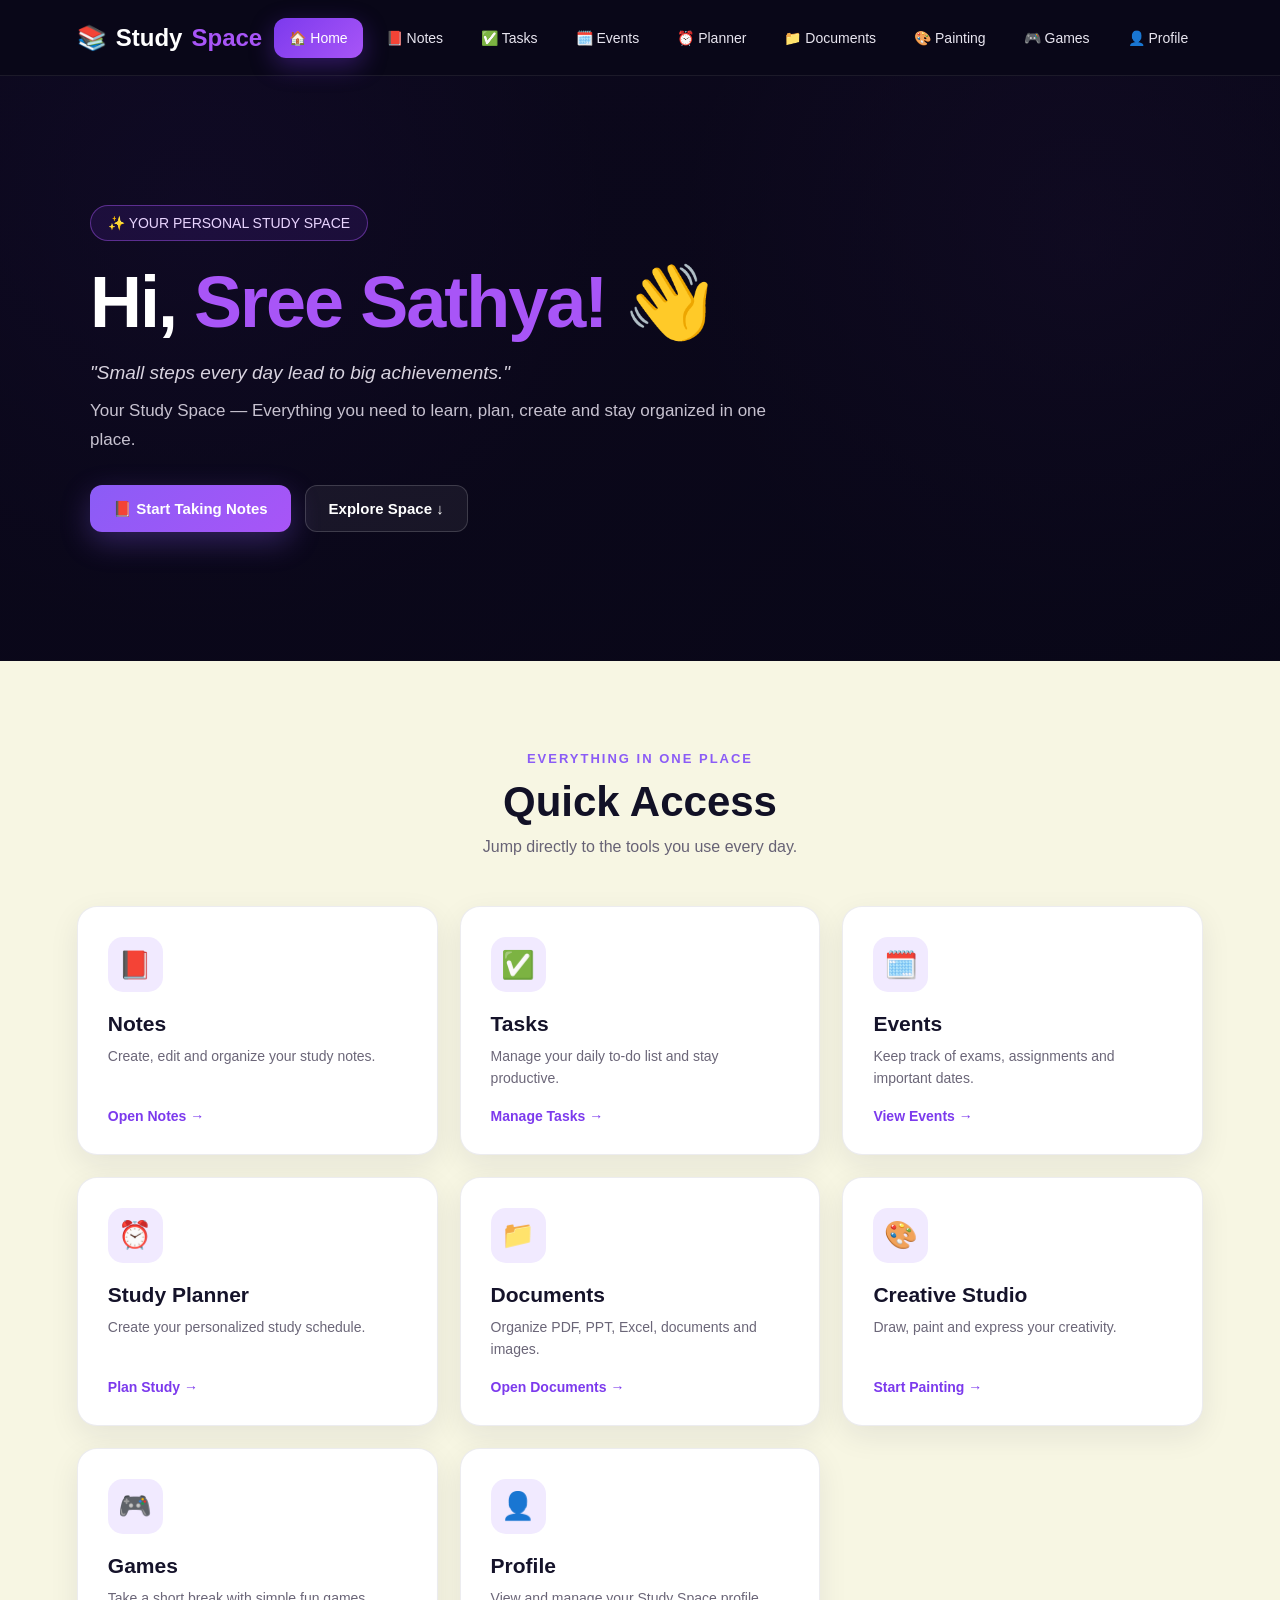
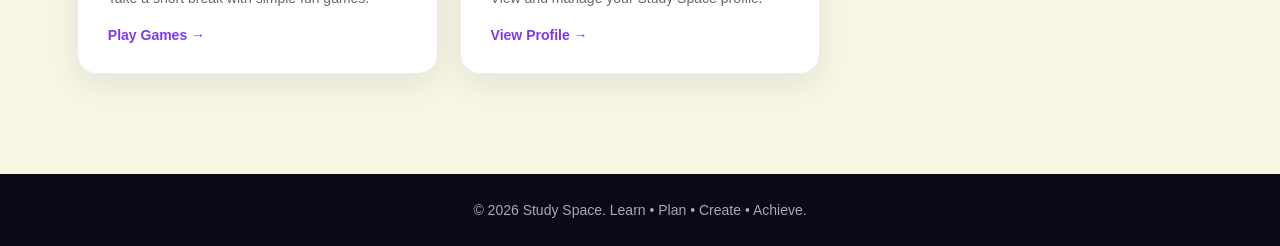
<file: index.html>
<!DOCTYPE html>
<html lang="en">
<head>
    <meta charset="UTF-8">
    <meta name="viewport" content="width=device-width, initial-scale=1.0">

    <title>Study Space</title>

    <style>
        * {
            margin: 0;
            padding: 0;
            box-sizing: border-box;
        }

        html {
            scroll-behavior: smooth;
        }

        body {
            font-family: Arial, Helvetica, sans-serif;
            background: #0b0918;
            color: white;
            min-height: 100vh;
        }

        /* =========================
           NAVBAR
        ========================= */

        .navbar {
            width: 100%;
            height: 76px;
            background: rgba(10, 8, 24, 0.96);
            display: flex;
            align-items: center;
            justify-content: space-between;
            padding: 0 6%;
            position: sticky;
            top: 0;
            z-index: 1000;
            border-bottom: 1px solid rgba(255,255,255,0.08);
        }

        .logo {
            display: flex;
            align-items: center;
            gap: 9px;
            font-size: 24px;
            font-weight: 800;
            color: white;
            text-decoration: none;
            white-space: nowrap;
        }

        .logo-icon {
            font-size: 24px;
        }

        .logo span {
            color: #a855f7;
        }

        .nav-links {
            display: flex;
            align-items: center;
            gap: 8px;
            list-style: none;
        }

        .nav-links a {
            text-decoration: none;
            color: #e8e5f0;
            font-size: 14px;
            font-weight: 500;
            padding: 12px 15px;
            border-radius: 12px;
            transition: 0.3s ease;
        }

        .nav-links a:hover {
            background: rgba(168, 85, 247, 0.18);
            color: white;
        }

        .nav-links a.active {
            background: linear-gradient(
                135deg,
                #7c3aed,
                #a855f7
            );
            color: white;
            box-shadow: 0 8px 25px rgba(124,58,237,0.35);
        }


        /* =========================
           HERO
        ========================= */

        .hero {
            min-height: 585px;
            display: flex;
            align-items: center;
            justify-content: center;
            position: relative;
            overflow: hidden;

            background:
                radial-gradient(
                    circle at 15% 25%,
                    rgba(124, 58, 237, 0.20),
                    transparent 35%
                ),
                radial-gradient(
                    circle at 85% 30%,
                    rgba(168, 85, 247, 0.16),
                    transparent 35%
                ),
                linear-gradient(
                    135deg,
                    #100b25,
                    #120b24 45%,
                    #080817
                );
        }

        .hero::before {
            content: "";
            position: absolute;
            inset: 0;

            background:
                linear-gradient(
                    rgba(9, 7, 24, 0.75),
                    rgba(9, 7, 24, 0.88)
                );

            pointer-events: none;
        }

        .hero-content {
            width: min(1100px, 90%);
            position: relative;
            z-index: 2;
            text-align: left;
            padding: 60px 0;
        }

        .welcome-badge {
            display: inline-flex;
            align-items: center;
            gap: 7px;
            padding: 9px 17px;
            border-radius: 30px;
            border: 1px solid rgba(168,85,247,0.45);
            background: rgba(124,58,237,0.13);
            color: #e9d5ff;
            font-size: 14px;
            margin-bottom: 24px;
        }

        .hero h1 {
            font-size: clamp(42px, 6vw, 72px);
            line-height: 1.05;
            font-weight: 800;
            letter-spacing: -2px;
            margin-bottom: 22px;
        }

        .hero h1 .name {
            color: #a855f7;
        }

        .hero-quote {
            font-size: 19px;
            font-style: italic;
            color: #d8d3df;
            margin-bottom: 13px;
        }

        .hero-description {
            max-width: 720px;
            font-size: 17px;
            line-height: 1.7;
            color: #c7c2d0;
            margin-bottom: 30px;
        }

        /* =========================
           BUTTONS
        ========================= */

        .hero-buttons {
            display: flex;
            gap: 14px;
            flex-wrap: wrap;
        }

        .btn {
            display: inline-flex;
            align-items: center;
            justify-content: center;
            gap: 8px;
            text-decoration: none;
            padding: 14px 23px;
            border-radius: 12px;
            font-size: 15px;
            font-weight: 700;
            transition: 0.3s ease;
        }

        .btn-primary {
            background: linear-gradient(
                135deg,
                #8b5cf6,
                #a855f7
            );
            color: white;
            box-shadow: 0 10px 30px rgba(139,92,246,0.3);
        }

        .btn-primary:hover {
            transform: translateY(-3px);
            box-shadow: 0 15px 35px rgba(139,92,246,0.45);
        }

        .btn-secondary {
            background: rgba(255,255,255,0.06);
            color: white;
            border: 1px solid rgba(255,255,255,0.16);
        }

        .btn-secondary:hover {
            background: rgba(255,255,255,0.11);
            transform: translateY(-3px);
        }


        /* =========================
           QUICK ACCESS
        ========================= */

        .quick-section {
            background: #f7f6e3;
            color: #121126;
            padding: 90px 6% 100px;
        }

        .section-heading {
            text-align: center;
            max-width: 700px;
            margin: 0 auto 50px;
        }

        .section-label {
            color: #8b5cf6;
            font-size: 13px;
            font-weight: 800;
            letter-spacing: 2px;
            margin-bottom: 12px;
            text-transform: uppercase;
        }

        .section-heading h2 {
            font-size: 42px;
            margin-bottom: 12px;
            font-weight: 800;
        }

        .section-heading p {
            color: #676275;
            font-size: 16px;
        }

        /* =========================
           CARDS
        ========================= */

        .quick-grid {
            max-width: 1200px;
            margin: auto;

            display: grid;
            grid-template-columns: repeat(3, 1fr);
            gap: 22px;
        }

        .quick-card {
            background: white;
            border-radius: 20px;
            padding: 30px;
            text-decoration: none;
            color: #15132a;

            border: 1px solid rgba(20,15,50,0.08);

            box-shadow:
                0 10px 30px rgba(25,20,60,0.08);

            transition: 0.3s ease;

            min-height: 220px;

            display: flex;
            flex-direction: column;
        }

        .quick-card:hover {
            transform: translateY(-7px);

            box-shadow:
                0 20px 45px rgba(25,20,60,0.15);
        }

        .card-icon {
            width: 55px;
            height: 55px;
            display: flex;
            align-items: center;
            justify-content: center;

            border-radius: 15px;

            background: #f1eaff;

            font-size: 27px;

            margin-bottom: 20px;
        }

        .quick-card h3 {
            font-size: 21px;
            margin-bottom: 9px;
        }

        .quick-card p {
            color: #6b6678;
            line-height: 1.6;
            font-size: 14px;
            margin-bottom: 18px;
        }

        .card-link {
            margin-top: auto;
            color: #7c3aed;
            font-weight: 700;
            font-size: 14px;
        }


        /* =========================
           FOOTER
        ========================= */

        footer {
            background: #0b0918;
            color: #aaa5b7;
            text-align: center;
            padding: 28px 20px;
            font-size: 14px;
        }


        /* =========================
           RESPONSIVE
        ========================= */

        @media (max-width: 1000px) {

            .navbar {
                padding: 0 3%;
            }

            .nav-links {
                gap: 2px;
            }

            .nav-links a {
                padding: 10px 8px;
                font-size: 13px;
            }

            .quick-grid {
                grid-template-columns: repeat(2, 1fr);
            }
        }


        @media (max-width: 750px) {

            .navbar {
                height: auto;
                min-height: 70px;
                flex-direction: column;
                gap: 15px;
                padding: 18px 4%;
            }

            .nav-links {
                width: 100%;
                justify-content: center;
                flex-wrap: wrap;
            }

            .nav-links a {
                padding: 8px 9px;
                font-size: 12px;
            }

            .hero {
                min-height: 560px;
            }

            .hero-content {
                text-align: center;
            }

            .hero-buttons {
                justify-content: center;
            }

            .quick-grid {
                grid-template-columns: 1fr;
            }

            .section-heading h2 {
                font-size: 34px;
            }
        }


        @media (max-width: 450px) {

            .hero h1 {
                font-size: 40px;
            }

            .hero-description {
                font-size: 15px;
            }

            .btn {
                width: 100%;
            }

            .quick-section {
                padding-left: 20px;
                padding-right: 20px;
            }
        }
    </style>
</head>


<body>

    <!-- =========================
         NAVIGATION
    ========================= -->

    <header class="navbar">

        <a href="index.html" class="logo">
            <span class="logo-icon">📚</span>
            Study <span>Space</span>
        </a>

        <nav>
            <ul class="nav-links">

                <li>
                    <a href="index.html" class="active">
                        🏠 Home
                    </a>
                </li>

                <li>
                    <a href="pages/notes.html">
                        📕 Notes
                    </a>
                </li>

                <li>
                    <a href="pages/tasks.html">
                        ✅ Tasks
                    </a>
                </li>

                <li>
                    <a href="pages/events.html">
                        🗓️ Events
                    </a>
                </li>

                <li>
                    <a href="pages/planner.html">
                        ⏰ Planner
                    </a>
                </li>

                <li>
                    <a href="pages/documents.html">
                        📁 Documents
                    </a>
                </li>

                <li>
                    <a href="pages/painting.html">
                        🎨 Painting
                    </a>
                </li>

                <li>
                    <a href="pages/games.html">
                        🎮 Games
                    </a>
                </li>

                <li>
                    <a href="pages/profile.html">
                        👤 Profile
                    </a>
                </li>

            </ul>
        </nav>

    </header>


    <!-- =========================
         HERO SECTION
         NO TODAY'S FOCUS BOX
    ========================= -->

    <main>

        <section class="hero">

            <div class="hero-content">

                <div class="welcome-badge">
                    ✨ YOUR PERSONAL STUDY SPACE
                </div>

                <h1>
                    Hi,
                    <span class="name">Sree Sathya!</span>
                    👋
                </h1>

                <p class="hero-quote">
                    "Small steps every day lead to big achievements."
                </p>

                <p class="hero-description">
                    Your Study Space — Everything you need to
                    learn, plan, create and stay organized in one place.
                </p>

                <div class="hero-buttons">

                    <a
                        href="pages/notes.html"
                        class="btn btn-primary"
                    >
                        📕 Start Taking Notes
                    </a>

                    <a
                        href="#quick-access"
                        class="btn btn-secondary"
                    >
                        Explore Space ↓
                    </a>

                </div>

            </div>

        </section>


        <!-- =========================
             QUICK ACCESS
        ========================= -->

        <section
            class="quick-section"
            id="quick-access"
        >

            <div class="section-heading">

                <div class="section-label">
                    EVERYTHING IN ONE PLACE
                </div>

                <h2>
                    Quick Access
                </h2>

                <p>
                    Jump directly to the tools you use every day.
                </p>

            </div>


            <div class="quick-grid">

                <!-- NOTES -->

                <a
                    href="pages/notes.html"
                    class="quick-card"
                >

                    <div class="card-icon">
                        📕
                    </div>

                    <h3>
                        Notes
                    </h3>

                    <p>
                        Create, edit and organize your study notes.
                    </p>

                    <span class="card-link">
                        Open Notes →
                    </span>

                </a>


                <!-- TASKS -->

                <a
                    href="pages/tasks.html"
                    class="quick-card"
                >

                    <div class="card-icon">
                        ✅
                    </div>

                    <h3>
                        Tasks
                    </h3>

                    <p>
                        Manage your daily to-do list and stay productive.
                    </p>

                    <span class="card-link">
                        Manage Tasks →
                    </span>

                </a>


                <!-- EVENTS -->

                <a
                    href="pages/events.html"
                    class="quick-card"
                >

                    <div class="card-icon">
                        🗓️
                    </div>

                    <h3>
                        Events
                    </h3>

                    <p>
                        Keep track of exams, assignments and important dates.
                    </p>

                    <span class="card-link">
                        View Events →
                    </span>

                </a>


                <!-- PLANNER -->

                <a
                    href="pages/planner.html"
                    class="quick-card"
                >

                    <div class="card-icon">
                        ⏰
                    </div>

                    <h3>
                        Study Planner
                    </h3>

                    <p>
                        Create your personalized study schedule.
                    </p>

                    <span class="card-link">
                        Plan Study →
                    </span>

                </a>


                <!-- DOCUMENTS -->

                <a
                    href="pages/documents.html"
                    class="quick-card"
                >

                    <div class="card-icon">
                        📁
                    </div>

                    <h3>
                        Documents
                    </h3>

                    <p>
                        Organize PDF, PPT, Excel, documents and images.
                    </p>

                    <span class="card-link">
                        Open Documents →
                    </span>

                </a>


                <!-- PAINTING -->

                <a
                    href="pages/painting.html"
                    class="quick-card"
                >

                    <div class="card-icon">
                        🎨
                    </div>

                    <h3>
                        Creative Studio
                    </h3>

                    <p>
                        Draw, paint and express your creativity.
                    </p>

                    <span class="card-link">
                        Start Painting →
                    </span>

                </a>


                <!-- GAMES -->

                <a
                    href="pages/games.html"
                    class="quick-card"
                >

                    <div class="card-icon">
                        🎮
                    </div>

                    <h3>
                        Games
                    </h3>

                    <p>
                        Take a short break with simple fun games.
                    </p>

                    <span class="card-link">
                        Play Games →
                    </span>

                </a>


                <!-- PROFILE -->

                <a
                    href="pages/profile.html"
                    class="quick-card"
                >

                    <div class="card-icon">
                        👤
                    </div>

                    <h3>
                        Profile
                    </h3>

                    <p>
                        View and manage your Study Space profile.
                    </p>

                    <span class="card-link">
                        View Profile →
                    </span>

                </a>

            </div>

        </section>

    </main>


    <!-- =========================
         FOOTER
    ========================= -->

    <footer>

        <p>
            © 2026 Study Space. Learn • Plan • Create • Achieve.
        </p>

    </footer>


</body>
</html>
</file>
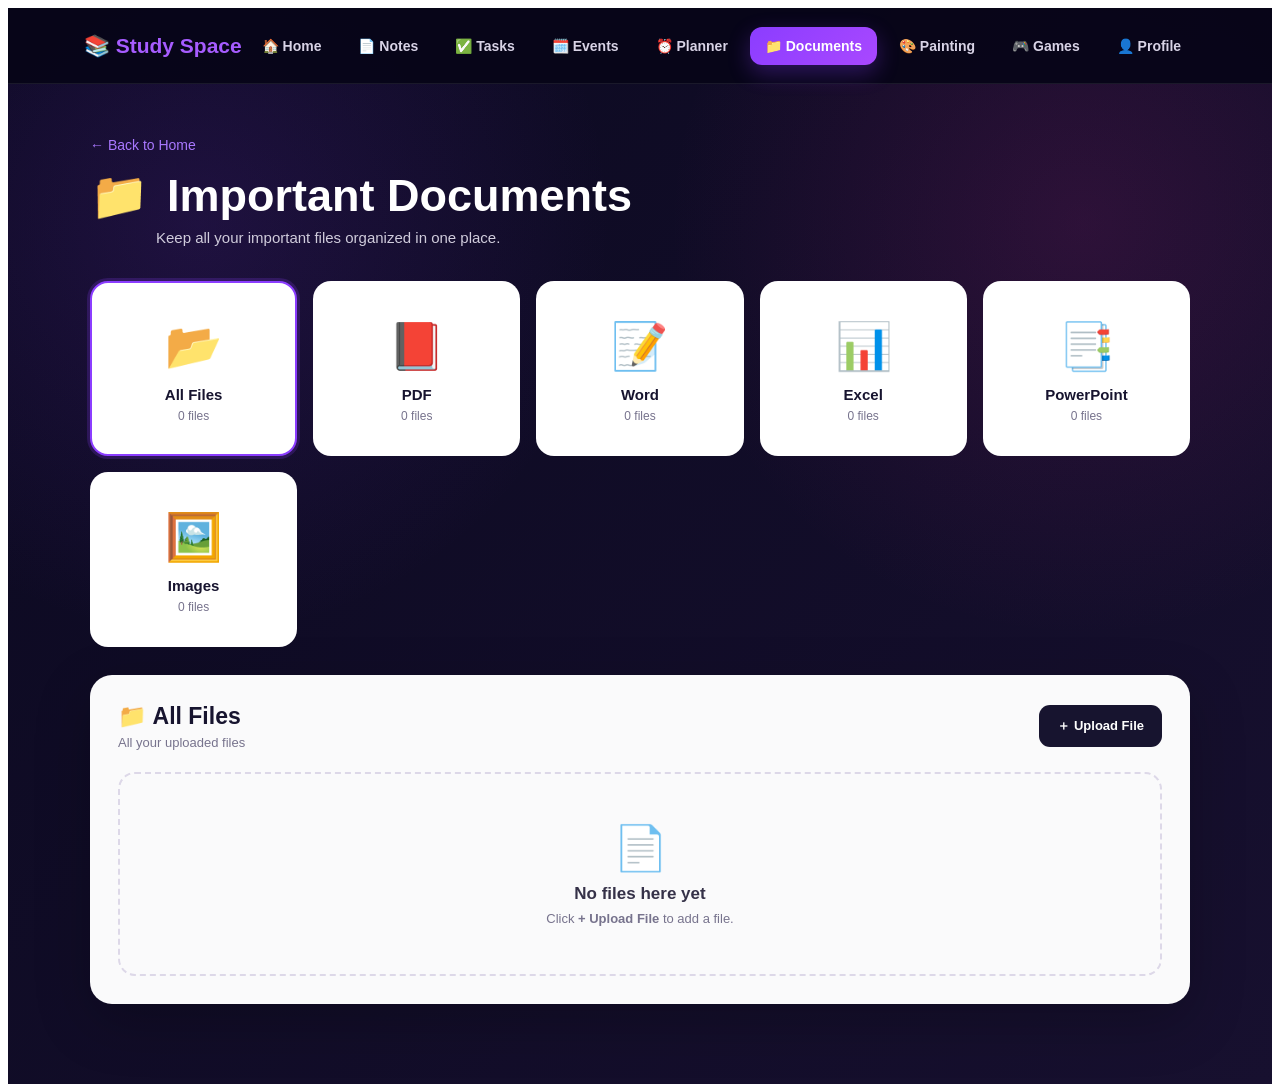
<file: pages/documents.html>
<!DOCTYPE html>
<html lang="en">
<head>
    <meta charset="UTF-8">
    <meta name="viewport" content="width=device-width, initial-scale=1.0">

    <title>Documents - Study Space</title>

    <style>
        /* =====================================================
           DOCUMENTS PAGE ONLY
           All styles are scoped to .documents-page
           So other pages will NOT be affected.
        ====================================================== */

        .documents-page {
            --doc-bg: #0b0920;
            --doc-bg-2: #17102f;
            --doc-card: #ffffff;
            --doc-text: #17142f;
            --doc-muted: #77738d;
            --doc-purple: #8b3dff;
            --doc-purple-dark: #6d20e8;
            --doc-border: #e4e0ee;
            --doc-danger: #e5484d;

            margin: 0;
            min-height: 100vh;
            background:
                radial-gradient(circle at 15% 20%, rgba(102, 45, 180, 0.20), transparent 30%),
                radial-gradient(circle at 85% 20%, rgba(190, 40, 140, 0.16), transparent 30%),
                linear-gradient(135deg, var(--doc-bg), var(--doc-bg-2));
            color: white;
            font-family: Arial, Helvetica, sans-serif;
            box-sizing: border-box;
        }

        .documents-page *,
        .documents-page *::before,
        .documents-page *::after {
            box-sizing: border-box;
        }

        /* =========================
           HEADER
        ========================== */

        .documents-page .doc-header {
            width: 100%;
            height: 76px;
            background: rgba(8, 6, 24, 0.96);
            border-bottom: 1px solid rgba(255,255,255,0.08);
            display: flex;
            align-items: center;
            padding: 0 6%;
            position: sticky;
            top: 0;
            z-index: 100;
        }

        .documents-page .doc-logo {
            font-size: 21px;
            font-weight: 800;
            color: white;
            text-decoration: none;
            white-space: nowrap;
        }

        .documents-page .doc-logo span {
            color: #a65cff;
        }

        .documents-page .doc-nav {
            margin-left: auto;
            display: flex;
            align-items: center;
            gap: 7px;
            flex-wrap: wrap;
        }

        .documents-page .doc-nav a {
            text-decoration: none;
            color: #d8d3e6;
            font-size: 14px;
            font-weight: 600;
            padding: 11px 15px;
            border-radius: 12px;
            transition: 0.2s ease;
        }

        .documents-page .doc-nav a:hover {
            background: rgba(139, 61, 255, 0.18);
            color: white;
        }

        .documents-page .doc-nav a.active {
            background: linear-gradient(135deg, #8b3dff, #a948ff);
            color: white;
            box-shadow: 0 8px 22px rgba(139,61,255,0.30);
        }

        /* =========================
           MAIN
        ========================== */

        .documents-page .doc-main {
            width: min(1100px, 92%);
            margin: 0 auto;
            padding: 52px 0 80px;
        }

        .documents-page .doc-back {
            display: inline-block;
            color: #a978ff;
            text-decoration: none;
            font-size: 14px;
            margin-bottom: 18px;
        }

        .documents-page .doc-back:hover {
            color: white;
        }

        .documents-page .doc-title-row {
            display: flex;
            align-items: center;
            gap: 18px;
            margin-bottom: 8px;
        }

        .documents-page .doc-title-icon {
            font-size: 47px;
            line-height: 1;
        }

        .documents-page .doc-title {
            margin: 0;
            font-size: clamp(32px, 4vw, 45px);
            line-height: 1.1;
            font-weight: 800;
            color: white;
        }

        .documents-page .doc-subtitle {
            margin: 0 0 35px 66px;
            color: #d0ccdc;
            font-size: 15px;
        }

        /* =========================
           CATEGORY CARDS
        ========================== */

        .documents-page .doc-categories {
            display: grid;
            grid-template-columns: repeat(5, 1fr);
            gap: 16px;
            margin-bottom: 28px;
        }

        .documents-page .doc-category {
            border: 2px solid transparent;
            background: white;
            color: var(--doc-text);
            border-radius: 18px;
            min-height: 175px;
            padding: 25px 14px 20px;
            display: flex;
            flex-direction: column;
            justify-content: center;
            align-items: center;
            text-align: center;
            cursor: pointer;
            transition: transform 0.2s ease,
                        box-shadow 0.2s ease,
                        border-color 0.2s ease;
        }

        .documents-page .doc-category:hover {
            transform: translateY(-5px);
            box-shadow: 0 14px 35px rgba(0,0,0,0.25);
        }

        .documents-page .doc-category.selected {
            border-color: var(--doc-purple);
            box-shadow: 0 0 0 3px rgba(139,61,255,0.20);
        }

        .documents-page .doc-category-icon {
            font-size: 46px;
            margin-bottom: 13px;
        }

        .documents-page .doc-category-name {
            font-size: 15px;
            font-weight: 800;
        }

        .documents-page .doc-category-count {
            margin-top: 6px;
            color: var(--doc-muted);
            font-size: 12px;
        }

        /* =========================
           FILE SECTION
        ========================== */

        .documents-page .doc-files-box {
            background: rgba(255,255,255,0.98);
            color: var(--doc-text);
            border-radius: 22px;
            padding: 28px;
            box-shadow: 0 18px 55px rgba(0,0,0,0.22);
        }

        .documents-page .doc-section-header {
            display: flex;
            justify-content: space-between;
            align-items: center;
            gap: 20px;
            margin-bottom: 22px;
        }

        .documents-page .doc-section-heading {
            margin: 0;
            font-size: 23px;
            font-weight: 800;
        }

        .documents-page .doc-section-description {
            margin: 5px 0 0;
            color: #77738d;
            font-size: 13px;
        }

        /* =========================
           UPLOAD BUTTON
        ========================== */

        .documents-page .doc-upload-label {
            display: inline-flex;
            align-items: center;
            justify-content: center;
            gap: 7px;
            padding: 12px 18px;
            background: #17142f;
            color: white;
            border-radius: 11px;
            cursor: pointer;
            font-size: 13px;
            font-weight: 700;
            transition: 0.2s ease;
            white-space: nowrap;
        }

        .documents-page .doc-upload-label:hover {
            background: var(--doc-purple);
            transform: translateY(-1px);
        }

        .documents-page #documentsFileInput {
            display: none;
        }

        /* =========================
           EMPTY STATE
        ========================== */

        .documents-page .doc-empty {
            border: 2px dashed #ddd8e8;
            border-radius: 17px;
            padding: 48px 20px;
            text-align: center;
            color: #77738d;
        }

        .documents-page .doc-empty-icon {
            font-size: 44px;
            margin-bottom: 10px;
        }

        .documents-page .doc-empty h3 {
            margin: 0 0 7px;
            color: #353148;
            font-size: 17px;
        }

        .documents-page .doc-empty p {
            margin: 0;
            font-size: 13px;
        }

        /* =========================
           FILE LIST
        ========================== */

        .documents-page .doc-file-list {
            display: flex;
            flex-direction: column;
            gap: 11px;
        }

        .documents-page .doc-file-item {
            border: 1px solid var(--doc-border);
            border-radius: 14px;
            padding: 15px;
            display: flex;
            align-items: center;
            gap: 14px;
            background: #fcfbfe;
            transition: 0.2s ease;
        }

        .documents-page .doc-file-item:hover {
            border-color: #cfc3e8;
            box-shadow: 0 6px 20px rgba(35,20,70,0.08);
        }

        .documents-page .doc-file-icon {
            width: 48px;
            height: 48px;
            min-width: 48px;
            border-radius: 12px;
            background: #eee9fa;
            display: flex;
            align-items: center;
            justify-content: center;
            font-size: 25px;
        }

        .documents-page .doc-file-info {
            min-width: 0;
            flex: 1;
        }

        .documents-page .doc-file-name {
            margin: 0 0 5px;
            color: #252139;
            font-size: 14px;
            font-weight: 800;
            white-space: nowrap;
            overflow: hidden;
            text-overflow: ellipsis;
        }

        .documents-page .doc-file-meta {
            color: #858095;
            font-size: 12px;
        }

        .documents-page .doc-file-actions {
            display: flex;
            align-items: center;
            gap: 7px;
        }

        .documents-page .doc-action {
            border: 0;
            padding: 9px 12px;
            border-radius: 9px;
            cursor: pointer;
            font-size: 12px;
            font-weight: 700;
            background: #eeeaf5;
            color: #302b45;
            transition: 0.2s ease;
        }

        .documents-page .doc-action:hover {
            background: #ded6ee;
        }

        .documents-page .doc-action.delete {
            color: var(--doc-danger);
            background: #fff0f0;
        }

        .documents-page .doc-action.delete:hover {
            background: #ffe0e0;
        }

        /* =========================
           TOAST
        ========================== */

        .documents-page .doc-toast {
            position: fixed;
            right: 25px;
            bottom: 25px;
            background: #17142f;
            color: white;
            padding: 14px 18px;
            border-radius: 12px;
            box-shadow: 0 10px 30px rgba(0,0,0,0.30);
            font-size: 13px;
            font-weight: 700;
            opacity: 0;
            transform: translateY(15px);
            pointer-events: none;
            transition: 0.25s ease;
            z-index: 999;
        }

        .documents-page .doc-toast.show {
            opacity: 1;
            transform: translateY(0);
        }

        /* =========================
           RESPONSIVE
        ========================== */

        @media (max-width: 950px) {
            .documents-page .doc-categories {
                grid-template-columns: repeat(3, 1fr);
            }

            .documents-page .doc-header {
                height: auto;
                min-height: 76px;
                padding: 14px 4%;
            }

            .documents-page .doc-nav {
                gap: 3px;
            }

            .documents-page .doc-nav a {
                padding: 9px 10px;
                font-size: 12px;
            }
        }

        @media (max-width: 650px) {
            .documents-page .doc-header {
                flex-direction: column;
                gap: 12px;
            }

            .documents-page .doc-nav {
                margin-left: 0;
                justify-content: center;
            }

            .documents-page .doc-main {
                width: 94%;
                padding-top: 32px;
            }

            .documents-page .doc-categories {
                grid-template-columns: repeat(2, 1fr);
            }

            .documents-page .doc-subtitle {
                margin-left: 0;
            }

            .documents-page .doc-files-box {
                padding: 18px;
            }

            .documents-page .doc-section-header {
                flex-direction: column;
                align-items: stretch;
            }

            .documents-page .doc-upload-label {
                width: 100%;
            }

            .documents-page .doc-file-item {
                align-items: flex-start;
                flex-wrap: wrap;
            }

            .documents-page .doc-file-info {
                width: calc(100% - 65px);
            }

            .documents-page .doc-file-actions {
                width: 100%;
                margin-left: 62px;
            }
        }

        @media (max-width: 400px) {
            .documents-page .doc-categories {
                grid-template-columns: 1fr;
            }
        }
    </style>
</head>

<body>

<div class="documents-page">

    <!-- =========================
         HEADER
    ========================== -->

    <header class="doc-header">

        <a href="../index.html" class="doc-logo">
            📚 <span>Study Space</span>
        </a>

        <nav class="doc-nav">
            <a href="../index.html">🏠 Home</a>
            <a href="notes.html">📄 Notes</a>
            <a href="tasks.html">✅ Tasks</a>
            <a href="events.html">🗓️ Events</a>
            <a href="planner.html">⏰ Planner</a>
            <a href="documents.html" class="active">📁 Documents</a>
            <a href="painting.html">🎨 Painting</a>
            <a href="games.html">🎮 Games</a>
            <a href="profile.html">👤 Profile</a>
        </nav>

    </header>


    <!-- =========================
         MAIN CONTENT
    ========================== -->

    <main class="doc-main">

        <a href="../index.html" class="doc-back">
            ← Back to Home
        </a>

        <div class="doc-title-row">
            <div class="doc-title-icon">📁</div>

            <h1 class="doc-title">
                Important Documents
            </h1>
        </div>

        <p class="doc-subtitle">
            Keep all your important files organized in one place.
        </p>


        <!-- =========================
             CATEGORY CARDS
        ========================== -->

        <section class="doc-categories">

            <button
                type="button"
                class="doc-category selected"
                data-category="all">

                <div class="doc-category-icon">📂</div>

                <div class="doc-category-name">
                    All Files
                </div>

                <div class="doc-category-count"
                     id="countAll">
                    0 files
                </div>

            </button>


            <button
                type="button"
                class="doc-category"
                data-category="pdf">

                <div class="doc-category-icon">📕</div>

                <div class="doc-category-name">
                    PDF
                </div>

                <div class="doc-category-count"
                     id="countPdf">
                    0 files
                </div>

            </button>


            <button
                type="button"
                class="doc-category"
                data-category="word">

                <div class="doc-category-icon">📝</div>

                <div class="doc-category-name">
                    Word
                </div>

                <div class="doc-category-count"
                     id="countWord">
                    0 files
                </div>

            </button>


            <button
                type="button"
                class="doc-category"
                data-category="excel">

                <div class="doc-category-icon">📊</div>

                <div class="doc-category-name">
                    Excel
                </div>

                <div class="doc-category-count"
                     id="countExcel">
                    0 files
                </div>

            </button>


            <button
                type="button"
                class="doc-category"
                data-category="powerpoint">

                <div class="doc-category-icon">📑</div>

                <div class="doc-category-name">
                    PowerPoint
                </div>

                <div class="doc-category-count"
                     id="countPowerpoint">
                    0 files
                </div>

            </button>


            <button
                type="button"
                class="doc-category"
                data-category="image">

                <div class="doc-category-icon">🖼️</div>

                <div class="doc-category-name">
                    Images
                </div>

                <div class="doc-category-count"
                     id="countImage">
                    0 files
                </div>

            </button>

        </section>


        <!-- =========================
             FILE AREA
        ========================== -->

        <section class="doc-files-box">

            <div class="doc-section-header">

                <div>
                    <h2 class="doc-section-heading"
                        id="documentSectionTitle">
                        📁 All Files
                    </h2>

                    <p class="doc-section-description"
                       id="documentSectionDescription">
                        All your uploaded files
                    </p>
                </div>


                <label
                    for="documentsFileInput"
                    class="doc-upload-label">

                    ＋ Upload File

                </label>

                <input
                    type="file"
                    id="documentsFileInput"
                    accept=".pdf,.doc,.docx,.xls,.xlsx,.ppt,.pptx,.jpg,.jpeg,.png,.gif,.webp,.svg"
                >

            </div>


            <!-- FILE LIST -->

            <div id="documentsFileList">

                <div class="doc-empty">

                    <div class="doc-empty-icon">
                        📂
                    </div>

                    <h3>
                        No files uploaded yet
                    </h3>

                    <p>
                        Click <strong>+ Upload File</strong> to add your documents.
                    </p>

                </div>

            </div>

        </section>

    </main>


    <!-- Toast -->

    <div
        class="doc-toast"
        id="documentsToast">
    </div>

</div>


<script>
/* ==========================================================
   DOCUMENTS PAGE JAVASCRIPT
   Uses IndexedDB
   Files are stored separately by category.

   This JavaScript only works inside this documents page.
========================================================== */

(function () {

    "use strict";


    /* ============================================
       DATABASE SETTINGS
    ============================================ */

    const DB_NAME = "StudySpaceDocumentsDB";
    const DB_VERSION = 1;
    const STORE_NAME = "documents";

    let db = null;

    let currentCategory = "all";


    /* ============================================
       CATEGORY INFORMATION
    ============================================ */

    const categoryInfo = {

        all: {
            title: "📁 All Files",
            description: "All your uploaded files"
        },

        pdf: {
            title: "📕 PDF Files",
            description: "Your PDF documents"
        },

        word: {
            title: "📝 Word Files",
            description: "Your Word documents"
        },

        excel: {
            title: "📊 Excel Files",
            description: "Your Excel spreadsheets"
        },

        powerpoint: {
            title: "📑 PowerPoint Files",
            description: "Your PowerPoint presentations"
        },

        image: {
            title: "🖼️ Images",
            description: "Your uploaded images"
        }

    };


    /* ============================================
       OPEN DATABASE
    ============================================ */

    function openDatabase() {

        return new Promise(function (resolve, reject) {

            const request =
                indexedDB.open(DB_NAME, DB_VERSION);


            request.onupgradeneeded = function (event) {

                const database = event.target.result;

                if (!database.objectStoreNames.contains(STORE_NAME)) {

                    const store =
                        database.createObjectStore(
                            STORE_NAME,
                            {
                                keyPath: "id",
                                autoIncrement: true
                            }
                        );

                    store.createIndex(
                        "category",
                        "category",
                        { unique: false }
                    );

                    store.createIndex(
                        "name",
                        "name",
                        { unique: false }
                    );
                }
            };


            request.onsuccess = function (event) {

                db = event.target.result;

                resolve(db);
            };


            request.onerror = function () {

                reject(request.error);
            };

        });

    }


    /* ============================================
       DETERMINE FILE CATEGORY
    ============================================ */

    function getFileCategory(file) {

        const name =
            file.name.toLowerCase();

        const extension =
            name.includes(".")
                ? name.substring(name.lastIndexOf(".") + 1)
                : "";


        /* PDF */

        if (
            extension === "pdf" ||
            file.type === "application/pdf"
        ) {
            return "pdf";
        }


        /* WORD */

        if (
            extension === "doc" ||
            extension === "docx" ||
            file.type === "application/msword" ||
            file.type ===
                "application/vnd.openxmlformats-officedocument.wordprocessingml.document"
        ) {
            return "word";
        }


        /* EXCEL */

        if (
            extension === "xls" ||
            extension === "xlsx" ||
            file.type === "application/vnd.ms-excel" ||
            file.type ===
                "application/vnd.openxmlformats-officedocument.spreadsheetml.sheet"
        ) {
            return "excel";
        }


        /* POWERPOINT */

        if (
            extension === "ppt" ||
            extension === "pptx" ||
            file.type === "application/vnd.ms-powerpoint" ||
            file.type ===
                "application/vnd.openxmlformats-officedocument.presentationml.presentation"
        ) {
            return "powerpoint";
        }


        /* IMAGES */

        if (
            file.type.startsWith("image/") ||
            [
                "jpg",
                "jpeg",
                "png",
                "gif",
                "webp",
                "svg"
            ].includes(extension)
        ) {
            return "image";
        }


        return null;
    }


    /* ============================================
       SAVE FILE
    ============================================ */

    function saveFile(file) {

        return new Promise(function (resolve, reject) {

            const category =
                getFileCategory(file);


            if (!category) {

                reject(
                    new Error(
                        "Unsupported file type."
                    )
                );

                return;
            }


            const transaction =
                db.transaction(
                    [STORE_NAME],
                    "readwrite"
                );


            const store =
                transaction.objectStore(
                    STORE_NAME
                );


            const fileData = {

                name: file.name,

                type: file.type || "application/octet-stream",

                size: file.size,

                category: category,

                file: file,

                createdAt: new Date().toISOString()

            };


            const request =
                store.add(fileData);


            request.onsuccess = function () {

                resolve();
            };


            request.onerror = function () {

                reject(request.error);
            };

        });

    }


    /* ============================================
       GET ALL FILES
    ============================================ */

    function getAllFiles() {

        return new Promise(function (resolve, reject) {

            const transaction =
                db.transaction(
                    [STORE_NAME],
                    "readonly"
                );


            const store =
                transaction.objectStore(
                    STORE_NAME
                );


            const request =
                store.getAll();


            request.onsuccess = function () {

                resolve(request.result || []);
            };


            request.onerror = function () {

                reject(request.error);
            };

        });

    }


    /* ============================================
       DELETE FILE
    ============================================ */

    function deleteFile(id) {

        return new Promise(function (resolve, reject) {

            const transaction =
                db.transaction(
                    [STORE_NAME],
                    "readwrite"
                );


            const store =
                transaction.objectStore(
                    STORE_NAME
                );


            const request =
                store.delete(id);


            request.onsuccess = function () {

                resolve();
            };


            request.onerror = function () {

                reject(request.error);
            };

        });

    }


    /* ============================================
       FORMAT FILE SIZE
    ============================================ */

    function formatFileSize(bytes) {

        if (bytes === 0) {
            return "0 Bytes";
        }


        const units = [
            "Bytes",
            "KB",
            "MB",
            "GB"
        ];


        const index =
            Math.floor(
                Math.log(bytes) /
                Math.log(1024)
            );


        return (
            parseFloat(
                (
                    bytes /
                    Math.pow(1024, index)
                ).toFixed(2)
            )
            + " "
            + units[index]
        );
    }


    /* ============================================
       GET FILE ICON
    ============================================ */

    function getFileIcon(category) {

        const icons = {

            pdf: "📕",

            word: "📝",

            excel: "📊",

            powerpoint: "📑",

            image: "🖼️"

        };

        return icons[category] || "📄";
    }


    /* ============================================
       SHOW TOAST
    ============================================ */

    function showToast(message) {

        const toast =
            document.getElementById(
                "documentsToast"
            );


        toast.textContent = message;

        toast.classList.add("show");


        setTimeout(function () {

            toast.classList.remove("show");

        }, 2500);
    }


    /* ============================================
       UPDATE CATEGORY COUNTS
    ============================================ */

    async function updateCounts() {

        const files =
            await getAllFiles();


        const counts = {

            all: files.length,

            pdf: 0,

            word: 0,

            excel: 0,

            powerpoint: 0,

            image: 0

        };


        files.forEach(function (file) {

            if (counts[file.category] !== undefined) {

                counts[file.category]++;
            }

        });


        document.getElementById("countAll")
            .textContent =
            counts.all + " files";


        document.getElementById("countPdf")
            .textContent =
            counts.pdf + " files";


        document.getElementById("countWord")
            .textContent =
            counts.word + " files";


        document.getElementById("countExcel")
            .textContent =
            counts.excel + " files";


        document.getElementById("countPowerpoint")
            .textContent =
            counts.powerpoint + " files";


        document.getElementById("countImage")
            .textContent =
            counts.image + " files";
    }


    /* ============================================
       RENDER FILES
    ============================================ */

    async function renderFiles() {

        const files =
            await getAllFiles();


        let filteredFiles;


        if (currentCategory === "all") {

            filteredFiles = files;

        } else {

            filteredFiles =
                files.filter(function (file) {

                    return (
                        file.category ===
                        currentCategory
                    );

                });
        }


        /* newest first */

        filteredFiles.sort(function (a, b) {

            return (
                new Date(b.createdAt) -
                new Date(a.createdAt)
            );

        });


        const container =
            document.getElementById(
                "documentsFileList"
            );


        container.innerHTML = "";


        if (filteredFiles.length === 0) {

            container.innerHTML = `

                <div class="doc-empty">

                    <div class="doc-empty-icon">
                        ${getFileIcon(currentCategory)}
                    </div>

                    <h3>
                        No files here yet
                    </h3>

                    <p>
                        Click <strong>+ Upload File</strong>
                        to add a file.
                    </p>

                </div>

            `;

            return;
        }


        const list =
            document.createElement("div");


        list.className =
            "doc-file-list";


        filteredFiles.forEach(function (fileData) {


            const item =
                document.createElement("div");


            item.className =
                "doc-file-item";


            const icon =
                document.createElement("div");


            icon.className =
                "doc-file-icon";


            icon.textContent =
                getFileIcon(
                    fileData.category
                );


            const info =
                document.createElement("div");


            info.className =
                "doc-file-info";


            const name =
                document.createElement("p");


            name.className =
                "doc-file-name";


            name.textContent =
                fileData.name;


            name.title =
                fileData.name;


            const meta =
                document.createElement("div");


            meta.className =
                "doc-file-meta";


            const date =
                new Date(
                    fileData.createdAt
                );


            meta.textContent =
                formatFileSize(
                    fileData.size
                )
                + " • "
                + date.toLocaleDateString();


            info.appendChild(name);

            info.appendChild(meta);


            /* ACTIONS */

            const actions =
                document.createElement("div");


            actions.className =
                "doc-file-actions";


            /* OPEN */

            const openButton =
                document.createElement("button");


            openButton.className =
                "doc-action";


            openButton.textContent =
                "Open";


            openButton.type =
                "button";


            openButton.addEventListener(
                "click",
                function () {

                    openFile(fileData);

                }
            );


            /* DOWNLOAD */

            const downloadButton =
                document.createElement("button");


            downloadButton.className =
                "doc-action";


            downloadButton.textContent =
                "Download";


            downloadButton.type =
                "button";


            downloadButton.addEventListener(
                "click",
                function () {

                    downloadFile(
                        fileData
                    );

                }
            );


            /* DELETE */

            const deleteButton =
                document.createElement("button");


            deleteButton.className =
                "doc-action delete";


            deleteButton.textContent =
                "Delete";


            deleteButton.type =
                "button";


            deleteButton.addEventListener(
                "click",
                async function () {

                    const confirmDelete =
                        confirm(
                            "Delete this file?"
                        );


                    if (!confirmDelete) {
                        return;
                    }


                    await deleteFile(
                        fileData.id
                    );


                    showToast(
                        "File deleted successfully."
                    );


                    await updateCounts();

                    await renderFiles();

                }
            );


            actions.appendChild(openButton);

            actions.appendChild(
                downloadButton
            );

            actions.appendChild(
                deleteButton
            );


            item.appendChild(icon);

            item.appendChild(info);

            item.appendChild(actions);


            list.appendChild(item);

        });


        container.appendChild(list);
    }


    /* ============================================
       OPEN FILE
    ============================================ */

    function openFile(fileData) {

        const blob =
            new Blob(
                [fileData.file],
                {
                    type:
                        fileData.type ||
                        "application/octet-stream"
                }
            );


        const url =
            URL.createObjectURL(blob);


        window.open(
            url,
            "_blank"
        );


        setTimeout(function () {

            URL.revokeObjectURL(url);

        }, 60000);

    }


    /* ============================================
       DOWNLOAD FILE
    ============================================ */

    function downloadFile(fileData) {

        const blob =
            new Blob(
                [fileData.file],
                {
                    type:
                        fileData.type ||
                        "application/octet-stream"
                }
            );


        const url =
            URL.createObjectURL(blob);


        const link =
            document.createElement("a");


        link.href = url;

        link.download =
            fileData.name;


        document.body.appendChild(link);

        link.click();

        link.remove();


        setTimeout(function () {

            URL.revokeObjectURL(url);

        }, 1000);

    }


    /* ============================================
       CATEGORY CLICK
    ============================================ */

    document
        .querySelectorAll(
            ".doc-category"
        )
        .forEach(function (button) {


            button.addEventListener(
                "click",
                async function () {

                    currentCategory =
                        button.dataset.category;


                    document
                        .querySelectorAll(
                            ".doc-category"
                        )
                        .forEach(
                            function (item) {

                                item.classList.remove(
                                    "selected"
                                );

                            }
                        );


                    button.classList.add(
                        "selected"
                    );


                    const info =
                        categoryInfo[
                            currentCategory
                        ];


                    document.getElementById(
                        "documentSectionTitle"
                    ).textContent =
                        info.title;


                    document.getElementById(
                        "documentSectionDescription"
                    ).textContent =
                        info.description;


                    await renderFiles();

                }
            );

        });


    /* ============================================
       FILE UPLOAD
    ============================================ */

    document
        .getElementById(
            "documentsFileInput"
        )
        .addEventListener(
            "change",
            async function (event) {


                const files =
                    Array.from(
                        event.target.files
                    );


                if (files.length === 0) {
                    return;
                }


                let uploadedCount = 0;


                for (const file of files) {

                    try {

                        await saveFile(file);

                        uploadedCount++;

                    } catch (error) {

                        console.error(
                            error
                        );

                    }

                }


                if (uploadedCount > 0) {

                    showToast(
                        uploadedCount +
                        " file(s) uploaded successfully."
                    );

                } else {

                    showToast(
                        "Unsupported file type."
                    );

                }


                event.target.value = "";


                await updateCounts();

                await renderFiles();

            }
        );


    /* ============================================
       INITIALIZE
    ============================================ */

    async function initializeDocumentsPage() {

        try {

            await openDatabase();

            await updateCounts();

            await renderFiles();

        } catch (error) {

            console.error(
                "Database error:",
                error
            );


            document.getElementById(
                "documentsFileList"
            ).innerHTML = `

                <div class="doc-empty">

                    <div class="doc-empty-icon">
                        ⚠️
                    </div>

                    <h3>
                        Storage could not be opened
                    </h3>

                    <p>
                        Please refresh the page and try again.
                    </p>

                </div>

            `;

        }

    }


    initializeDocumentsPage();


})();
</script>

</body>
</html>
</file>
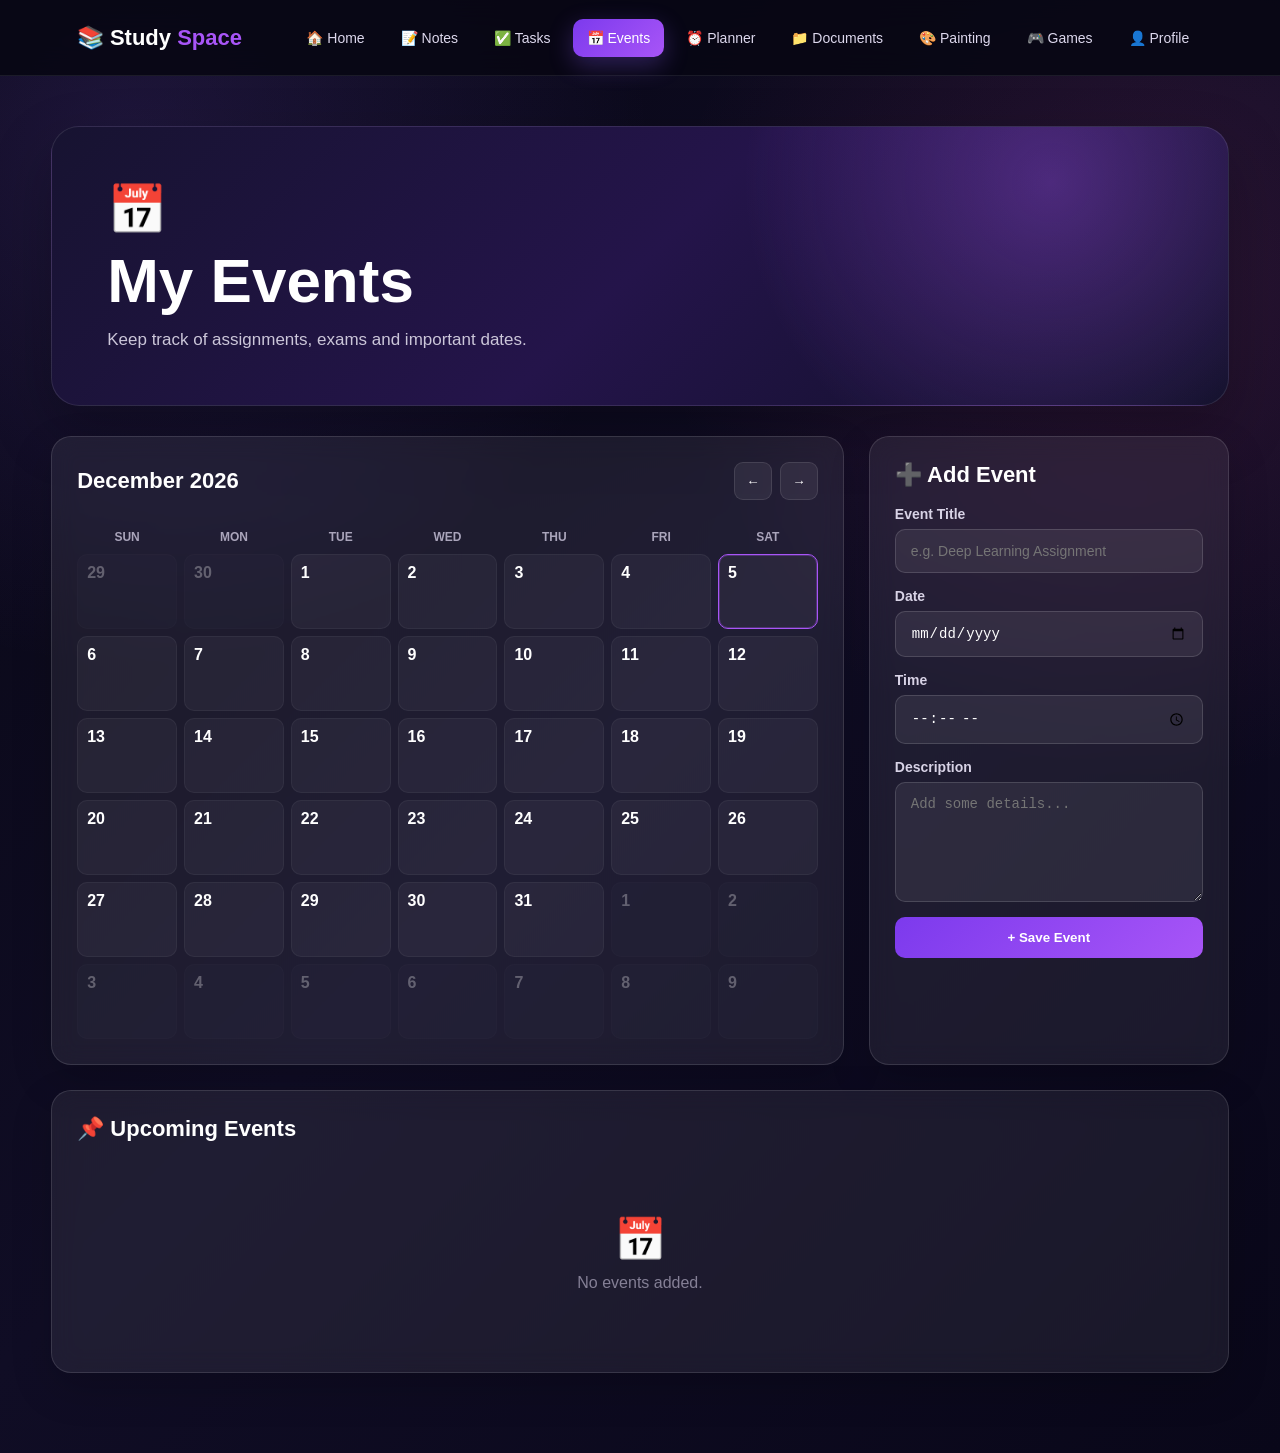
<file: pages/events.html>
<!DOCTYPE html>
<html lang="en">

<head>

    <meta charset="UTF-8">

    <meta
        name="viewport"
        content="width=device-width, initial-scale=1.0">

    <title>Events - Study Space</title>

    <link rel="stylesheet" href="../styles.css">

</head>


<body>


<nav class="navbar">

    <a href="../index.html" class="logo">
        📚 Study <span>Space</span>
    </a>

    <ul class="nav-links">

        <li><a href="../index.html">🏠 Home</a></li>

        <li><a href="notes.html">📝 Notes</a></li>

        <li><a href="tasks.html">✅ Tasks</a></li>

        <li><a href="events.html" class="active">
            📅 Events
        </a></li>

        <li><a href="planner.html">⏰ Planner</a></li>

        <li><a href="documents.html">📁 Documents</a></li>

        <li><a href="painting.html">🎨 Painting</a></li>

        <li><a href="games.html">🎮 Games</a></li>

        <li><a href="profile.html">👤 Profile</a></li>

    </ul>

</nav>


<main class="page">


    <!-- HERO -->

    <section class="page-hero">

        <div class="hero-content">

            <div class="hero-icon">📅</div>

            <h1>My Events</h1>

            <p>
                Keep track of assignments, exams and important dates.
            </p>

        </div>

    </section>


    <!-- EVENTS -->

    <section class="events-layout">


        <!-- CALENDAR -->

        <div class="card">

            <div class="calendar-header">

                <h2 id="calendarTitle">
                    September 2026
                </h2>

                <div class="calendar-buttons">

                    <button
                        class="small-btn"
                        onclick="previousMonth()">
                        ←
                    </button>

                    <button
                        class="small-btn"
                        onclick="nextMonth()">
                        →
                    </button>

                </div>

            </div>


            <div class="weekdays">

                <div class="weekday">SUN</div>
                <div class="weekday">MON</div>
                <div class="weekday">TUE</div>
                <div class="weekday">WED</div>
                <div class="weekday">THU</div>
                <div class="weekday">FRI</div>
                <div class="weekday">SAT</div>

            </div>


            <div
                id="calendar"
                class="calendar-grid">
            </div>

        </div>


        <!-- ADD EVENT -->

        <div class="card">

            <h2>➕ Add Event</h2>

            <div class="task-form">


                <div class="form-group">

                    <label>Event Title</label>

                    <input
                        type="text"
                        id="eventTitle"
                        placeholder="e.g. Deep Learning Assignment">

                </div>


                <div class="form-group">

                    <label>Date</label>

                    <input
                        type="date"
                        id="eventDate">

                </div>


                <div class="form-group">

                    <label>Time</label>

                    <input
                        type="time"
                        id="eventTime">

                </div>


                <div class="form-group">

                    <label>Description</label>

                    <textarea
                        id="eventDescription"
                        placeholder="Add some details..."></textarea>

                </div>


                <button
                    class="btn"
                    onclick="addEvent()">

                    + Save Event

                </button>

            </div>

        </div>

    </section>


    <!-- EVENT LIST -->

    <section
        class="card"
        style="margin-top:25px;">

        <h2>📌 Upcoming Events</h2>

        <div
            id="eventList"
            class="event-list">
        </div>

    </section>


</main>


<script src="../script.js"></script>

</body>
</html>
</file>
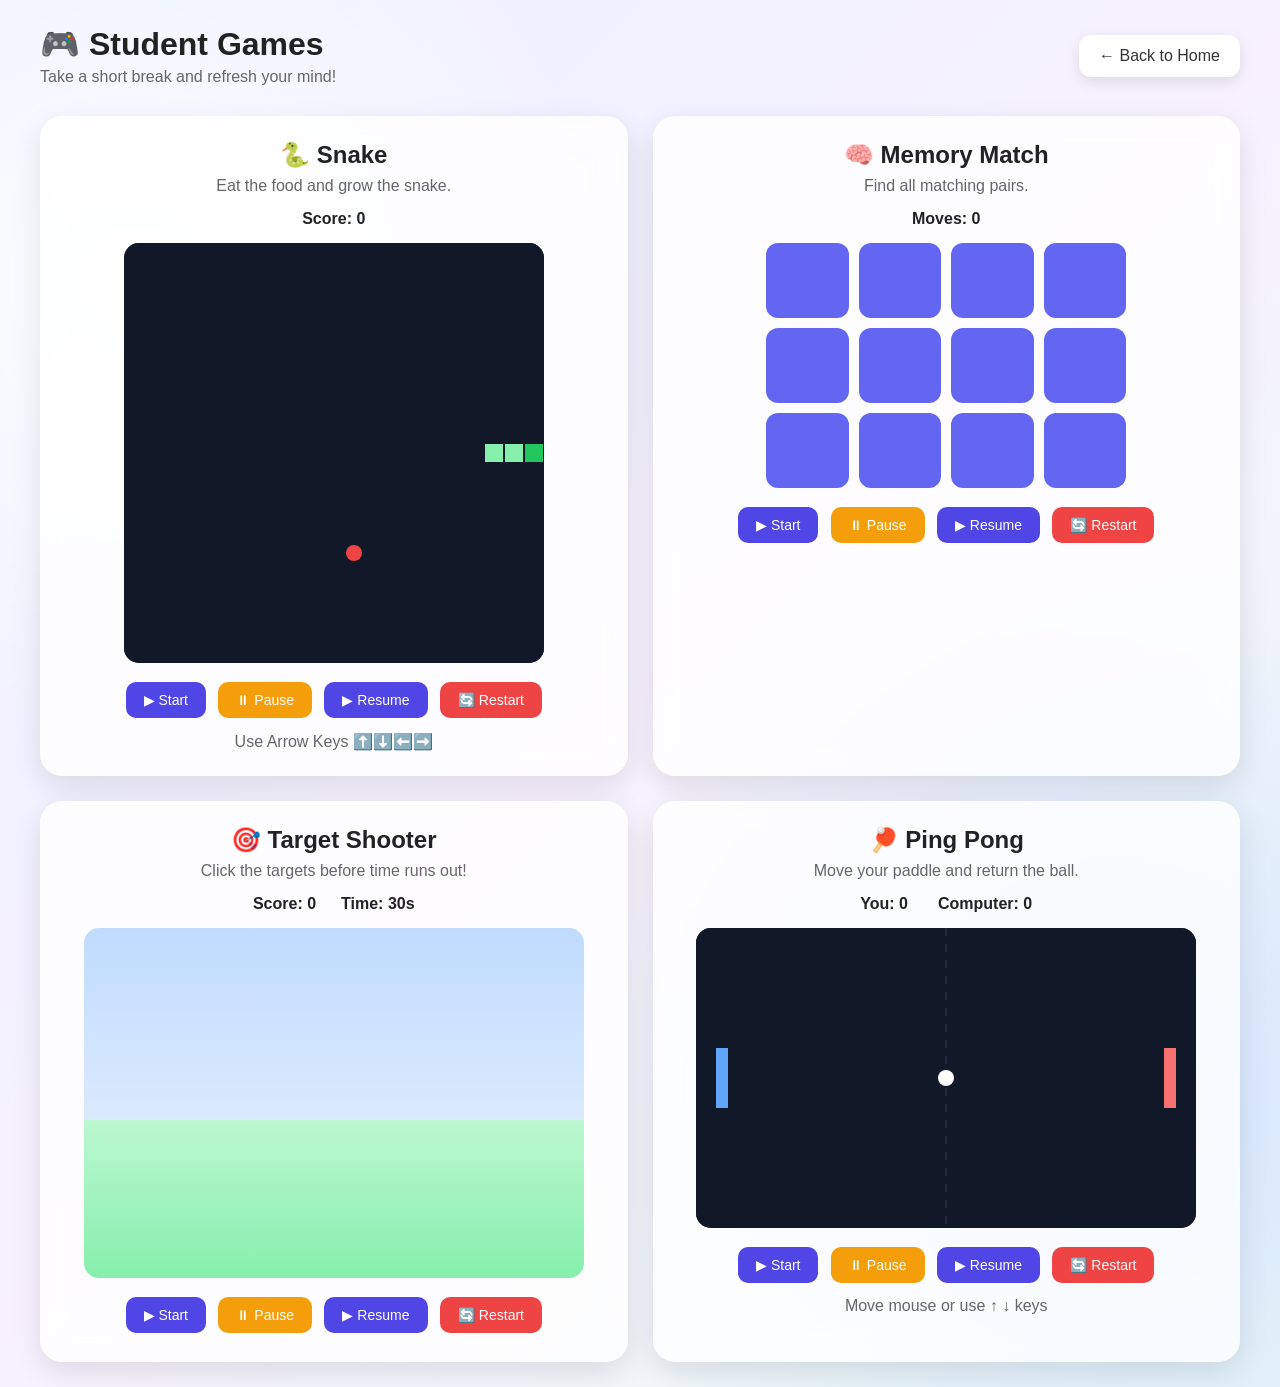
<file: pages/games.html>
<!DOCTYPE html>
<html lang="en">
<head>
<meta charset="UTF-8">
<meta name="viewport" content="width=device-width, initial-scale=1.0">

<title>Student Study Space - Games</title>

<style>

* {
    box-sizing: border-box;
    margin: 0;
    padding: 0;
}

body {
    font-family: Arial, sans-serif;

    background:
        radial-gradient(circle at 10% 20%, rgba(255,255,255,0.9), transparent 30%),
        radial-gradient(circle at 90% 80%, rgba(210,225,255,0.8), transparent 35%),
        linear-gradient(135deg, #eaf1ff, #f7f1ff, #eafaf5);

    min-height: 100vh;
    padding: 25px;
    color: #222;
}

.container {
    max-width: 1200px;
    margin: auto;
}

/* HEADER */

.header {
    display: flex;
    justify-content: space-between;
    align-items: center;
    margin-bottom: 30px;
}

.header h1 {
    font-size: 32px;
}

.header p {
    margin-top: 5px;
    color: #666;
}

.back-btn {
    text-decoration: none;
    background: #ffffff;
    color: #333;
    padding: 12px 20px;
    border-radius: 12px;
    box-shadow: 0 5px 15px rgba(0,0,0,0.1);
}

/* GAME GRID */

.games-grid {
    display: grid;
    grid-template-columns: repeat(2, 1fr);
    gap: 25px;
}

.game-card {
    background: rgba(255,255,255,0.8);
    backdrop-filter: blur(15px);

    border-radius: 22px;
    padding: 25px;

    box-shadow: 0 10px 30px rgba(0,0,0,0.1);

    text-align: center;
}

.game-card h2 {
    margin-bottom: 8px;
}

.game-description {
    color: #666;
    margin-bottom: 15px;
}

/* COMMON BUTTON */

button {
    border: none;
    padding: 10px 18px;
    border-radius: 10px;
    cursor: pointer;

    background: #4f46e5;
    color: white;

    font-size: 14px;
    margin: 4px;
}

button:hover {
    opacity: 0.85;
}

.pause {
    background: #f59e0b;
}

.restart {
    background: #ef4444;
}

/* =========================
   SNAKE
========================= */

#snakeCanvas {
    background: #111827;
    border-radius: 15px;
    width: 100%;
    max-width: 420px;
    height: 420px;
    display: block;
    margin: 15px auto;
}

.score {
    font-weight: bold;
    margin: 10px;
}

/* =========================
   MEMORY GAME
========================= */

.memory-board {
    display: grid;
    grid-template-columns: repeat(4, 1fr);
    gap: 10px;

    max-width: 360px;
    margin: 15px auto;
}

.memory-card {
    height: 75px;

    background: #6366f1;
    color: transparent;

    border-radius: 12px;

    display: flex;
    justify-content: center;
    align-items: center;

    font-size: 30px;
    cursor: pointer;

    transition: 0.3s;
}

.memory-card.flipped,
.memory-card.matched {
    background: white;
    color: #222;
}

.memory-card.matched {
    background: #bbf7d0;
}

/* =========================
   TARGET SHOOTER
========================= */

.target-area {
    position: relative;

    height: 350px;
    max-width: 500px;

    margin: 15px auto;

    background:
        linear-gradient(
            180deg,
            #bfdbfe 0%,
            #dbeafe 55%,
            #bbf7d0 55%,
            #86efac 100%
        );

    border-radius: 15px;
    overflow: hidden;

    cursor: crosshair;
}

.target {
    position: absolute;

    width: 55px;
    height: 55px;

    border-radius: 50%;

    background:
        radial-gradient(
            circle,
            white 0 15%,
            red 16% 35%,
            white 36% 55%,
            red 56% 100%
        );

    box-shadow: 0 4px 10px rgba(0,0,0,0.25);

    cursor: crosshair;
}

.target-info {
    display: flex;
    justify-content: center;
    gap: 25px;

    font-weight: bold;
    margin-bottom: 10px;
}

/* =========================
   PING PONG
========================= */

#pongCanvas {
    background: #111827;

    width: 100%;
    max-width: 500px;

    height: 300px;

    border-radius: 15px;

    display: block;
    margin: 15px auto;
}

.pong-info {
    display: flex;
    justify-content: center;
    gap: 30px;

    font-weight: bold;
}

/* =========================
   RESPONSIVE
========================= */

@media(max-width: 800px) {

    .games-grid {
        grid-template-columns: 1fr;
    }

    .header {
        flex-direction: column;
        gap: 15px;
    }

}

</style>
</head>

<body>

<div class="container">

    <!-- HEADER -->

    <div class="header">

        <div>
            <h1>🎮 Student Games</h1>
            <p>Take a short break and refresh your mind!</p>
        </div>

        <a href="../index.html" class="back-btn">
            ← Back to Home
        </a>

    </div>


    <div class="games-grid">


        <!-- =================================================
             GAME 1 : SNAKE
        ================================================== -->

        <div class="game-card">

            <h2>🐍 Snake</h2>

            <p class="game-description">
                Eat the food and grow the snake.
            </p>

            <div class="score">
                Score: <span id="snakeScore">0</span>
            </div>

            <canvas
                id="snakeCanvas"
                width="420"
                height="420">
            </canvas>

            <button onclick="startSnake()">
                ▶ Start
            </button>

            <button
                class="pause"
                onclick="pauseSnake()">
                ⏸ Pause
            </button>

            <button
                onclick="resumeSnake()">
                ▶ Resume
            </button>

            <button
                class="restart"
                onclick="restartSnake()">
                🔄 Restart
            </button>

            <p style="margin-top:10px;color:#666;">
                Use Arrow Keys ⬆️⬇️⬅️➡️
            </p>

        </div>


        <!-- =================================================
             GAME 2 : MEMORY
        ================================================== -->

        <div class="game-card">

            <h2>🧠 Memory Match</h2>

            <p class="game-description">
                Find all matching pairs.
            </p>

            <div class="score">
                Moves: <span id="memoryMoves">0</span>
            </div>

            <div
                id="memoryBoard"
                class="memory-board">
            </div>

            <button onclick="startMemory()">
                ▶ Start
            </button>

            <button
                class="pause"
                onclick="pauseMemory()">
                ⏸ Pause
            </button>

            <button
                onclick="resumeMemory()">
                ▶ Resume
            </button>

            <button
                class="restart"
                onclick="startMemory()">
                🔄 Restart
            </button>

        </div>


        <!-- =================================================
             GAME 3 : TARGET SHOOTER
        ================================================== -->

        <div class="game-card">

            <h2>🎯 Target Shooter</h2>

            <p class="game-description">
                Click the targets before time runs out!
            </p>

            <div class="target-info">

                <span>
                    Score:
                    <span id="targetScore">0</span>
                </span>

                <span>
                    Time:
                    <span id="targetTime">30</span>s
                </span>

            </div>

            <div
                id="targetArea"
                class="target-area">

                <div
                    id="target"
                    class="target"
                    style="display:none;">
                </div>

            </div>

            <button onclick="startTargetGame()">
                ▶ Start
            </button>

            <button
                class="pause"
                onclick="pauseTargetGame()">
                ⏸ Pause
            </button>

            <button
                onclick="resumeTargetGame()">
                ▶ Resume
            </button>

            <button
                class="restart"
                onclick="startTargetGame()">
                🔄 Restart
            </button>

        </div>


        <!-- =================================================
             GAME 4 : PING PONG
        ================================================== -->

        <div class="game-card">

            <h2>🏓 Ping Pong</h2>

            <p class="game-description">
                Move your paddle and return the ball.
            </p>

            <div class="pong-info">

                <span>
                    You:
                    <span id="playerScore">0</span>
                </span>

                <span>
                    Computer:
                    <span id="computerScore">0</span>
                </span>

            </div>

            <canvas
                id="pongCanvas"
                width="500"
                height="300">
            </canvas>

            <button onclick="startPong()">
                ▶ Start
            </button>

            <button
                class="pause"
                onclick="pausePong()">
                ⏸ Pause
            </button>

            <button
                onclick="resumePong()">
                ▶ Resume
            </button>

            <button
                class="restart"
                onclick="restartPong()">
                🔄 Restart
            </button>

            <p style="margin-top:10px;color:#666;">
                Move mouse or use ↑ ↓ keys
            </p>

        </div>


    </div>

</div>


<script>

/* =========================================================
   SNAKE GAME
========================================================= */

const snakeCanvas =
    document.getElementById("snakeCanvas");

const snakeCtx =
    snakeCanvas.getContext("2d");

const snakeSize = 20;

let snake;
let snakeFood;

let snakeDirection = "RIGHT";

let snakeScore = 0;

let snakeInterval = null;

let snakePaused = false;


function createSnakeFood() {

    snakeFood = {

        x:
            Math.floor(
                Math.random() *
                (snakeCanvas.width / snakeSize)
            ) * snakeSize,

        y:
            Math.floor(
                Math.random() *
                (snakeCanvas.height / snakeSize)
            ) * snakeSize

    };

}


function drawSnakeGame() {

    snakeCtx.fillStyle = "#111827";

    snakeCtx.fillRect(
        0,
        0,
        snakeCanvas.width,
        snakeCanvas.height
    );


    /* FOOD */

    snakeCtx.fillStyle = "#ef4444";

    snakeCtx.beginPath();

    snakeCtx.arc(
        snakeFood.x + 10,
        snakeFood.y + 10,
        8,
        0,
        Math.PI * 2
    );

    snakeCtx.fill();


    /* SNAKE */

    snake.forEach((part, index) => {

        snakeCtx.fillStyle =
            index === 0
            ? "#22c55e"
            : "#86efac";

        snakeCtx.fillRect(
            part.x + 1,
            part.y + 1,
            snakeSize - 2,
            snakeSize - 2
        );

    });

}


function moveSnake() {

    if (snakePaused) return;

    let head = {
        x: snake[0].x,
        y: snake[0].y
    };


    if (snakeDirection === "UP")
        head.y -= snakeSize;

    if (snakeDirection === "DOWN")
        head.y += snakeSize;

    if (snakeDirection === "LEFT")
        head.x -= snakeSize;

    if (snakeDirection === "RIGHT")
        head.x += snakeSize;


    /* WALL COLLISION */

    if (
        head.x < 0 ||
        head.x >= snakeCanvas.width ||
        head.y < 0 ||
        head.y >= snakeCanvas.height
    ) {

        gameOverSnake();
        return;

    }


    /* BODY COLLISION */

    for (let part of snake) {

        if (
            head.x === part.x &&
            head.y === part.y
        ) {

            gameOverSnake();
            return;

        }

    }


    snake.unshift(head);


    /* FOOD */

    if (
        head.x === snakeFood.x &&
        head.y === snakeFood.y
    ) {

        snakeScore += 10;

        document.getElementById(
            "snakeScore"
        ).textContent = snakeScore;

        createSnakeFood();

    }
    else {

        snake.pop();

    }


    drawSnakeGame();

}


function startSnake() {

    clearInterval(snakeInterval);

    snake = [
        {x: 200, y: 200},
        {x: 180, y: 200},
        {x: 160, y: 200}
    ];

    snakeDirection = "RIGHT";

    snakeScore = 0;

    snakePaused = false;

    document.getElementById(
        "snakeScore"
    ).textContent = 0;

    createSnakeFood();

    drawSnakeGame();

    snakeInterval =
        setInterval(
            moveSnake,
            100
        );

}


function pauseSnake() {

    snakePaused = true;

}


function resumeSnake() {

    snakePaused = false;

}


function restartSnake() {

    startSnake();

}


function gameOverSnake() {

    clearInterval(snakeInterval);

    alert(
        "Game Over! Your score: " +
        snakeScore
    );

}


document.addEventListener(
    "keydown",
    function(event) {

        if (
            event.key === "ArrowUp" &&
            snakeDirection !== "DOWN"
        )
            snakeDirection = "UP";


        if (
            event.key === "ArrowDown" &&
            snakeDirection !== "UP"
        )
            snakeDirection = "DOWN";


        if (
            event.key === "ArrowLeft" &&
            snakeDirection !== "RIGHT"
        )
            snakeDirection = "LEFT";


        if (
            event.key === "ArrowRight" &&
            snakeDirection !== "LEFT"
        )
            snakeDirection = "RIGHT";

    }
);


/* =========================================================
   MEMORY GAME
========================================================= */

const memoryBoard =
    document.getElementById("memoryBoard");

let memoryCards = [];

let firstCard = null;
let secondCard = null;

let memoryLocked = false;

let memoryMoves = 0;

let memoryPaused = false;


const emojis = [
    "🍎",
    "🍌",
    "🍓",
    "🍇",
    "🍉",
    "🥝"
];


function startMemory() {

    memoryBoard.innerHTML = "";

    memoryMoves = 0;

    firstCard = null;
    secondCard = null;

    memoryLocked = false;

    memoryPaused = false;

    document.getElementById(
        "memoryMoves"
    ).textContent = 0;


    memoryCards =
        [...emojis, ...emojis]
        .sort(
            () => Math.random() - 0.5
        );


    memoryCards.forEach(
        (emoji, index) => {

            const card =
                document.createElement("div");

            card.className =
                "memory-card";

            card.dataset.value = emoji;

            card.textContent = emoji;

            card.dataset.index = index;

            card.onclick =
                () => flipMemoryCard(card);

            memoryBoard.appendChild(card);

        }
    );

}


function flipMemoryCard(card) {

    if (memoryPaused)
        return;

    if (memoryLocked)
        return;

    if (card.classList.contains("flipped"))
        return;

    if (card.classList.contains("matched"))
        return;


    card.classList.add("flipped");


    if (!firstCard) {

        firstCard = card;

        return;

    }


    secondCard = card;

    memoryMoves++;

    document.getElementById(
        "memoryMoves"
    ).textContent = memoryMoves;


    if (
        firstCard.dataset.value ===
        secondCard.dataset.value
    ) {

        firstCard.classList.add("matched");

        secondCard.classList.add("matched");

        firstCard = null;

        secondCard = null;


        checkMemoryWin();

    }
    else {

        memoryLocked = true;

        setTimeout(
            () => {

                firstCard.classList.remove(
                    "flipped"
                );

                secondCard.classList.remove(
                    "flipped"
                );

                firstCard = null;

                secondCard = null;

                memoryLocked = false;

            },
            800
        );

    }

}


function checkMemoryWin() {

    const matched =
        document.querySelectorAll(
            ".memory-card.matched"
        );


    if (matched.length === memoryCards.length) {

        setTimeout(
            () => {

                alert(
                    "🎉 You completed the Memory Game in " +
                    memoryMoves +
                    " moves!"
                );

            },
            300
        );

    }

}


function pauseMemory() {

    memoryPaused = true;

}


function resumeMemory() {

    memoryPaused = false;

}


/* =========================================================
   TARGET SHOOTER
========================================================= */

const targetArea =
    document.getElementById("targetArea");

const target =
    document.getElementById("target");

let targetScore = 0;

let targetTime = 30;

let targetTimer = null;

let targetPaused = false;


function moveTarget() {

    if (targetPaused)
        return;


    const maxX =
        targetArea.clientWidth -
        target.offsetWidth;


    const maxY =
        targetArea.clientHeight -
        target.offsetHeight;


    const x =
        Math.random() * maxX;

    const y =
        Math.random() * maxY;


    target.style.left =
        x + "px";

    target.style.top =
        y + "px";

}


function startTargetGame() {

    clearInterval(targetTimer);

    targetScore = 0;

    targetTime = 30;

    targetPaused = false;


    document.getElementById(
        "targetScore"
    ).textContent = 0;

    document.getElementById(
        "targetTime"
    ).textContent = 30;


    target.style.display =
        "block";


    moveTarget();


    targetTimer =
        setInterval(
            () => {

                if (targetPaused)
                    return;


                targetTime--;


                document.getElementById(
                    "targetTime"
                ).textContent =
                    targetTime;


                moveTarget();


                if (targetTime <= 0) {

                    clearInterval(targetTimer);

                    target.style.display =
                        "none";


                    alert(
                        "🎯 Time Up! Your score: " +
                        targetScore
                    );

                }

            },
            1000
        );

}


target.onclick =
    function(event) {

        if (targetPaused)
            return;


        event.stopPropagation();


        targetScore++;


        document.getElementById(
            "targetScore"
        ).textContent =
            targetScore;


        moveTarget();

    };


function pauseTargetGame() {

    targetPaused = true;

}


function resumeTargetGame() {

    targetPaused = false;

}


targetArea.onclick =
    function() {

        if (!targetPaused && targetTime > 0) {

            /* Missed shot */

            if (targetScore > 0) {

                targetScore--;

                document.getElementById(
                    "targetScore"
                ).textContent =
                    targetScore;

            }

        }

    };


/* =========================================================
   PING PONG
========================================================= */

const pongCanvas =
    document.getElementById("pongCanvas");

const pongCtx =
    pongCanvas.getContext("2d");


let player = {

    x: 20,
    y: 120,

    width: 12,
    height: 60,

    speed: 7

};


let computer = {

    x: 468,
    y: 120,

    width: 12,
    height: 60,

    speed: 4

};


let ball = {

    x: 250,
    y: 150,

    radius: 8,

    speedX: 5,
    speedY: 3

};


let playerScore = 0;

let computerScore = 0;

let pongRunning = false;

let pongPaused = false;

let pongAnimation;


function drawPong() {

    /* BACKGROUND */

    pongCtx.fillStyle = "#111827";

    pongCtx.fillRect(
        0,
        0,
        pongCanvas.width,
        pongCanvas.height
    );


    /* CENTER LINE */

    pongCtx.strokeStyle =
        "#374151";

    pongCtx.setLineDash([
        8,
        8
    ]);

    pongCtx.beginPath();

    pongCtx.moveTo(
        pongCanvas.width / 2,
        0
    );

    pongCtx.lineTo(
        pongCanvas.width / 2,
        pongCanvas.height
    );

    pongCtx.stroke();

    pongCtx.setLineDash([]);


    /* PLAYER */

    pongCtx.fillStyle =
        "#60a5fa";

    pongCtx.fillRect(
        player.x,
        player.y,
        player.width,
        player.height
    );


    /* COMPUTER */

    pongCtx.fillStyle =
        "#f87171";

    pongCtx.fillRect(
        computer.x,
        computer.y,
        computer.width,
        computer.height
    );


    /* BALL */

    pongCtx.fillStyle =
        "#ffffff";

    pongCtx.beginPath();

    pongCtx.arc(
        ball.x,
        ball.y,
        ball.radius,
        0,
        Math.PI * 2
    );

    pongCtx.fill();

}


function updatePong() {

    if (!pongRunning)
        return;

    if (pongPaused) {

        drawPong();

        pongAnimation =
            requestAnimationFrame(
                updatePong
            );

        return;

    }


    /* BALL */

    ball.x += ball.speedX;

    ball.y += ball.speedY;


    /* TOP/BOTTOM */

    if (
        ball.y -
        ball.radius <= 0 ||

        ball.y +
        ball.radius >=
        pongCanvas.height
    ) {

        ball.speedY *= -1;

    }


    /* PLAYER COLLISION */

    if (
        ball.x -
        ball.radius <=
        player.x +
        player.width &&

        ball.y >= player.y &&

        ball.y <=
        player.y +
        player.height
    ) {

        ball.speedX =
            Math.abs(ball.speedX);

        ball.speedX += 0.3;

    }


    /* COMPUTER COLLISION */

    if (
        ball.x +
        ball.radius >=
        computer.x &&

        ball.y >= computer.y &&

        ball.y <=
        computer.y +
        computer.height
    ) {

        ball.speedX =
            -Math.abs(ball.speedX);

    }


    /* COMPUTER AI */

    const computerCenter =
        computer.y +
        computer.height / 2;


    if (
        computerCenter <
        ball.y
    ) {

        computer.y +=
            computer.speed;

    }
    else {

        computer.y -=
            computer.speed;

    }


    /* LIMIT COMPUTER */

    computer.y =
        Math.max(
            0,
            Math.min(
                pongCanvas.height -
                computer.height,
                computer.y
            )
        );


    /* PLAYER SCORE */

    if (
        ball.x < 0
    ) {

        computerScore++;

        document.getElementById(
            "computerScore"
        ).textContent =
            computerScore;

        resetBall();

    }


    /* COMPUTER SCORE */

    if (
        ball.x >
        pongCanvas.width
    ) {

        playerScore++;

        document.getElementById(
            "playerScore"
        ).textContent =
            playerScore;

        resetBall();

    }


    /* WIN */

    if (
        playerScore >= 5 ||
        computerScore >= 5
    ) {

        pongRunning = false;

        alert(
            playerScore >= 5
            ? "🏆 You Win!"
            : "Computer Wins!"
        );

    }


    drawPong();


    pongAnimation =
        requestAnimationFrame(
            updatePong
        );

}


function resetBall() {

    ball.x =
        pongCanvas.width / 2;

    ball.y =
        pongCanvas.height / 2;


    ball.speedX =
        Math.random() > 0.5
        ? 5
        : -5;


    ball.speedY =
        (Math.random() * 4) - 2;

}


function startPong() {

    playerScore = 0;

    computerScore = 0;

    pongPaused = false;

    pongRunning = true;


    document.getElementById(
        "playerScore"
    ).textContent = 0;

    document.getElementById(
        "computerScore"
    ).textContent = 0;


    player.y = 120;

    computer.y = 120;


    resetBall();


    cancelAnimationFrame(
        pongAnimation
    );


    updatePong();

}


function pausePong() {

    pongPaused = true;

}


function resumePong() {

    pongPaused = false;

}


function restartPong() {

    startPong();

}


/* KEYBOARD CONTROL */

document.addEventListener(
    "keydown",
    function(event) {

        if (
            event.key === "ArrowUp"
        ) {

            player.y -=
                player.speed;

        }


        if (
            event.key === "ArrowDown"
        ) {

            player.y +=
                player.speed;

        }


        player.y =
            Math.max(
                0,
                Math.min(
                    pongCanvas.height -
                    player.height,
                    player.y
                )
            );

    }
);


/* MOUSE CONTROL */

pongCanvas.addEventListener(
    "mousemove",
    function(event) {

        const rect =
            pongCanvas.getBoundingClientRect();


        const mouseY =
            event.clientY -
            rect.top;


        player.y =
            mouseY -
            player.height / 2;


        player.y =
            Math.max(
                0,
                Math.min(
                    pongCanvas.height -
                    player.height,
                    player.y
                )
            );

    }
);


/* INITIAL DISPLAY */

drawPong();

startSnake();

startMemory();

</script>

</body>
</html>
</file>
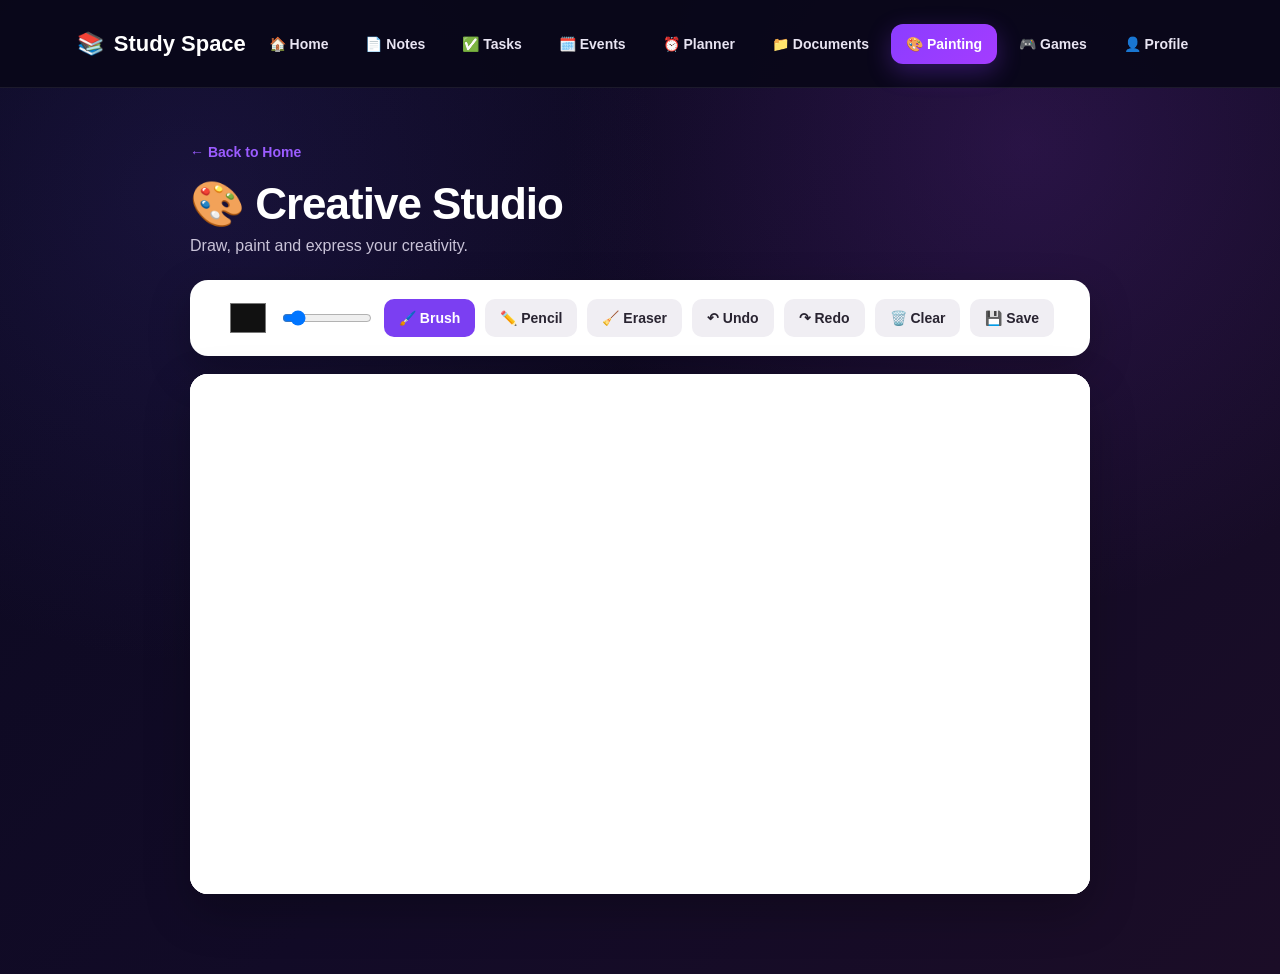
<file: pages/painting.html>
<!DOCTYPE html>
<html lang="en">
<head>

    <meta charset="UTF-8">
    <meta name="viewport" content="width=device-width, initial-scale=1.0">

    <title>Painting - Study Space</title>

    <style>

        /* =====================================================
           PAINTING PAGE ONLY
           Nothing here affects other pages
        ===================================================== */

        .painting-page {

            margin: 0;
            min-height: 100vh;

            background:
                radial-gradient(
                    circle at 80% 15%,
                    rgba(111, 45, 160, 0.25),
                    transparent 35%
                ),
                radial-gradient(
                    circle at 15% 20%,
                    rgba(57, 45, 130, 0.25),
                    transparent 35%
                ),
                linear-gradient(
                    135deg,
                    #0b0920,
                    #120b27 55%,
                    #1b0d27
                );

            color: white;

            font-family:
                "Segoe UI",
                Arial,
                Helvetica,
                sans-serif;

        }


        .painting-page *,
        .painting-page *::before,
        .painting-page *::after {

            box-sizing: border-box;

        }


        /* ---------- HEADER ---------- */

        .painting-page .paint-header {

            width: 100%;
            height: 88px;

            display: flex;
            align-items: center;
            justify-content: space-between;

            padding: 0 6%;

            background: rgba(9, 7, 25, 0.94);

            border-bottom:
                1px solid rgba(255,255,255,0.08);

        }


        .painting-page .paint-logo {

            display: flex;
            align-items: center;
            gap: 10px;

            color: white;
            text-decoration: none;

            font-size: 22px;
            font-weight: 700;

        }


        .painting-page .paint-nav {

            display: flex;
            align-items: center;
            gap: 7px;

            flex-wrap: wrap;

        }


        .painting-page .paint-nav a {

            padding: 12px 15px;

            border-radius: 12px;

            color: #e8e4f2;

            text-decoration: none;

            font-size: 14px;
            font-weight: 600;

            transition: 0.25s;

        }


        .painting-page .paint-nav a:hover {

            background:
                rgba(255,255,255,0.08);

            color: white;

        }


        .painting-page .paint-nav a.active {

            background:
                linear-gradient(
                    135deg,
                    #8b3dff,
                    #a43cff
                );

            color: white;

            box-shadow:
                0 8px 25px
                rgba(139,61,255,0.3);

        }


        /* ---------- MAIN ---------- */

        .painting-page .painting-container {

            width: min(900px, 90%);

            margin: auto;

            padding:
                55px 0 80px;

        }


        .painting-page .back-home {

            display: inline-block;

            margin-bottom: 18px;

            color: #9b5cff;

            text-decoration: none;

            font-size: 14px;

            font-weight: 600;

        }


        .painting-page .back-home:hover {

            color: #c18cff;

        }


        .painting-page .painting-title {

            margin: 0;

            color: white;

            font-size: clamp(
                32px,
                4vw,
                44px
            );

            font-weight: 800;

            letter-spacing: -1px;

        }


        .painting-page .painting-subtitle {

            margin:
                7px 0 25px;

            color: #c9c3d8;

            font-size: 16px;

        }


        /* ---------- TOOLBAR ---------- */

        .painting-page .toolbar {

            width: 100%;

            padding: 18px;

            background: white;

            border-radius: 18px;

            display: flex;

            align-items: center;

            justify-content: center;

            gap: 10px;

            flex-wrap: wrap;

            box-shadow:
                0 15px 40px
                rgba(0,0,0,0.25);

        }


        .painting-page .toolbar input[type="color"] {

            width: 44px;
            height: 40px;

            border: none;

            background: transparent;

            cursor: pointer;

        }


        .painting-page .toolbar input[type="range"] {

            width: 90px;

            cursor: pointer;

        }


        .painting-page .tool-btn {

            border: none;

            padding: 11px 15px;

            border-radius: 10px;

            background: #f0eef3;

            color: #292431;

            font-family: inherit;

            font-size: 14px;

            font-weight: 700;

            cursor: pointer;

            transition: 0.2s;

        }


        .painting-page .tool-btn:hover {

            background: #e2ddec;

            transform: translateY(-2px);

        }


        .painting-page .tool-btn.selected {

            background:
                #7b3ff2;

            color: white;

        }


        /* ---------- CANVAS ---------- */

        .painting-page .canvas-wrapper {

            margin-top: 18px;

            width: 100%;

            background: white;

            border-radius: 18px;

            padding: 0;

            overflow: hidden;

            box-shadow:
                0 18px 45px
                rgba(0,0,0,0.25);

        }


        .painting-page #drawingCanvas {

            display: block;

            width: 100%;

            height: 520px;

            background: white;

            cursor: crosshair;

            touch-action: none;

        }


        /* ---------- MOBILE ---------- */

        @media (max-width: 900px) {

            .painting-page .paint-header {

                height: auto;

                padding: 18px 5%;

                flex-direction: column;

                gap: 15px;

            }

            .painting-page .paint-nav {

                justify-content: center;

            }

        }


        @media (max-width: 600px) {

            .painting-page .paint-nav a {

                padding: 8px 9px;

                font-size: 12px;

            }

            .painting-page .painting-container {

                width: 92%;

                padding-top: 35px;

            }

            .painting-page #drawingCanvas {

                height: 400px;

            }

        }

    </style>

</head>


<body class="painting-page">


    <!-- HEADER -->

    <header class="paint-header">

        <a
            href="../index.html"
            class="paint-logo">

            <span>📚</span>

            <span>Study Space</span>

        </a>


        <nav class="paint-nav">

            <a href="../index.html">
                🏠 Home
            </a>

            <a href="notes.html">
                📄 Notes
            </a>

            <a href="tasks.html">
                ✅ Tasks
            </a>

            <a href="events.html">
                🗓️ Events
            </a>

            <a href="planner.html">
                ⏰ Planner
            </a>

            <a href="documents.html">
                📁 Documents
            </a>

            <a
                href="painting.html"
                class="active">
                🎨 Painting
            </a>

            <a href="games.html">
                🎮 Games
            </a>

            <a href="profile.html">
                👤 Profile
            </a>

        </nav>

    </header>


    <!-- MAIN -->

    <main class="painting-container">

        <a
            href="../index.html"
            class="back-home">

            ← Back to Home

        </a>


        <h1 class="painting-title">

            🎨 Creative Studio

        </h1>


        <p class="painting-subtitle">

            Draw, paint and express your creativity.

        </p>


        <!-- TOOLBAR -->

        <div class="toolbar">

            <input
                type="color"
                id="colorPicker"
                value="#111111"
                title="Choose Color"
            >


            <input
                type="range"
                id="brushSize"
                min="1"
                max="40"
                value="5"
                title="Brush Size"
            >


            <button
                class="tool-btn selected"
                id="brushBtn">

                🖌️ Brush

            </button>


            <button
                class="tool-btn"
                id="pencilBtn">

                ✏️ Pencil

            </button>


            <button
                class="tool-btn"
                id="eraserBtn">

                🧹 Eraser

            </button>


            <button
                class="tool-btn"
                id="undoBtn">

                ↶ Undo

            </button>


            <button
                class="tool-btn"
                id="redoBtn">

                ↷ Redo

            </button>


            <button
                class="tool-btn"
                id="clearBtn">

                🗑️ Clear

            </button>


            <button
                class="tool-btn"
                id="saveBtn">

                💾 Save

            </button>

        </div>


        <!-- CANVAS -->

        <div class="canvas-wrapper">

            <canvas
                id="drawingCanvas">
            </canvas>

        </div>

    </main>


    <script>

        /* =====================================================
           PAINTING PAGE JAVASCRIPT ONLY
        ===================================================== */


        const canvas =
            document.getElementById(
                "drawingCanvas"
            );

        const ctx =
            canvas.getContext("2d");


        const colorPicker =
            document.getElementById(
                "colorPicker"
            );

        const brushSize =
            document.getElementById(
                "brushSize"
            );


        let drawing = false;

        let currentTool = "brush";

        let undoStack = [];

        let redoStack = [];


        /* ---------- CANVAS SIZE ---------- */

        function resizeCanvas() {

            const oldCanvas =
                document.createElement("canvas");

            oldCanvas.width =
                canvas.width;

            oldCanvas.height =
                canvas.height;

            oldCanvas
                .getContext("2d")
                .drawImage(canvas, 0, 0);


            const rect =
                canvas.getBoundingClientRect();


            canvas.width =
                rect.width;

            canvas.height =
                rect.height;


            ctx.fillStyle = "white";

            ctx.fillRect(
                0,
                0,
                canvas.width,
                canvas.height
            );


            if (
                oldCanvas.width > 0 &&
                oldCanvas.height > 0
            ) {

                ctx.drawImage(
                    oldCanvas,
                    0,
                    0,
                    oldCanvas.width,
                    oldCanvas.height,
                    0,
                    0,
                    canvas.width,
                    canvas.height
                );

            }

        }


        window.addEventListener(
            "load",
            resizeCanvas
        );


        /* ---------- SAVE STATE ---------- */

        function saveState() {

            undoStack.push(
                canvas.toDataURL()
            );

            if (
                undoStack.length > 30
            ) {

                undoStack.shift();

            }

            redoStack = [];

        }


        /* ---------- DRAW ---------- */

        function getPosition(e) {

            const rect =
                canvas.getBoundingClientRect();

            return {

                x:
                    e.clientX -
                    rect.left,

                y:
                    e.clientY -
                    rect.top

            };

        }


        function startDrawing(e) {

            drawing = true;

            saveState();

            const pos =
                getPosition(e);

            ctx.beginPath();

            ctx.moveTo(
                pos.x,
                pos.y
            );

        }


        function draw(e) {

            if (!drawing)
                return;


            const pos =
                getPosition(e);


            ctx.lineWidth =
                Number(
                    brushSize.value
                );


            ctx.lineCap =
                "round";

            ctx.lineJoin =
                "round";


            if (
                currentTool === "eraser"
            ) {

                ctx.strokeStyle =
                    "white";

            }

            else if (
                currentTool === "pencil"
            ) {

                ctx.strokeStyle =
                    colorPicker.value;

                ctx.lineWidth =
                    Math.max(
                        1,
                        Number(
                            brushSize.value
                        ) / 2
                    );

            }

            else {

                ctx.strokeStyle =
                    colorPicker.value;

            }


            ctx.lineTo(
                pos.x,
                pos.y
            );

            ctx.stroke();

        }


        function stopDrawing() {

            drawing = false;

            ctx.closePath();

        }


        canvas.addEventListener(
            "pointerdown",
            startDrawing
        );

        canvas.addEventListener(
            "pointermove",
            draw
        );

        canvas.addEventListener(
            "pointerup",
            stopDrawing
        );

        canvas.addEventListener(
            "pointerleave",
            stopDrawing
        );


        /* ---------- TOOL SELECTION ---------- */

        const buttons = {

            brush:
                document.getElementById(
                    "brushBtn"
                ),

            pencil:
                document.getElementById(
                    "pencilBtn"
                ),

            eraser:
                document.getElementById(
                    "eraserBtn"
                )

        };


        function selectTool(tool) {

            currentTool = tool;


            Object.values(buttons)
                .forEach(
                    button =>
                        button.classList.remove(
                            "selected"
                        )
                );


            buttons[tool]
                .classList.add(
                    "selected"
                );

        }


        buttons.brush.onclick =
            () => selectTool("brush");


        buttons.pencil.onclick =
            () => selectTool("pencil");


        buttons.eraser.onclick =
            () => selectTool("eraser");


        /* ---------- UNDO ---------- */

        document
            .getElementById("undoBtn")
            .onclick = function () {

                if (
                    undoStack.length === 0
                )
                    return;


                redoStack.push(
                    canvas.toDataURL()
                );


                const previous =
                    undoStack.pop();


                const image =
                    new Image();


                image.onload =
                    function () {

                        ctx.clearRect(
                            0,
                            0,
                            canvas.width,
                            canvas.height
                        );


                        ctx.drawImage(
                            image,
                            0,
                            0,
                            canvas.width,
                            canvas.height
                        );

                    };


                image.src =
                    previous;

            };


        /* ---------- REDO ---------- */

        document
            .getElementById("redoBtn")
            .onclick = function () {

                if (
                    redoStack.length === 0
                )
                    return;


                undoStack.push(
                    canvas.toDataURL()
                );


                const next =
                    redoStack.pop();


                const image =
                    new Image();


                image.onload =
                    function () {

                        ctx.clearRect(
                            0,
                            0,
                            canvas.width,
                            canvas.height
                        );


                        ctx.drawImage(
                            image,
                            0,
                            0,
                            canvas.width,
                            canvas.height
                        );

                    };


                image.src =
                    next;

            };


        /* ---------- CLEAR ---------- */

        document
            .getElementById("clearBtn")
            .onclick = function () {

                saveState();


                ctx.fillStyle =
                    "white";


                ctx.fillRect(
                    0,
                    0,
                    canvas.width,
                    canvas.height
                );

            };


        /* ---------- SAVE IMAGE ---------- */

        document
            .getElementById("saveBtn")
            .onclick = function () {

                const link =
                    document.createElement(
                        "a"
                    );


                link.download =
                    "study-space-drawing.png";


                link.href =
                    canvas.toDataURL(
                        "image/png"
                    );


                link.click();

            };

    </script>

</body>
</html>
</file>
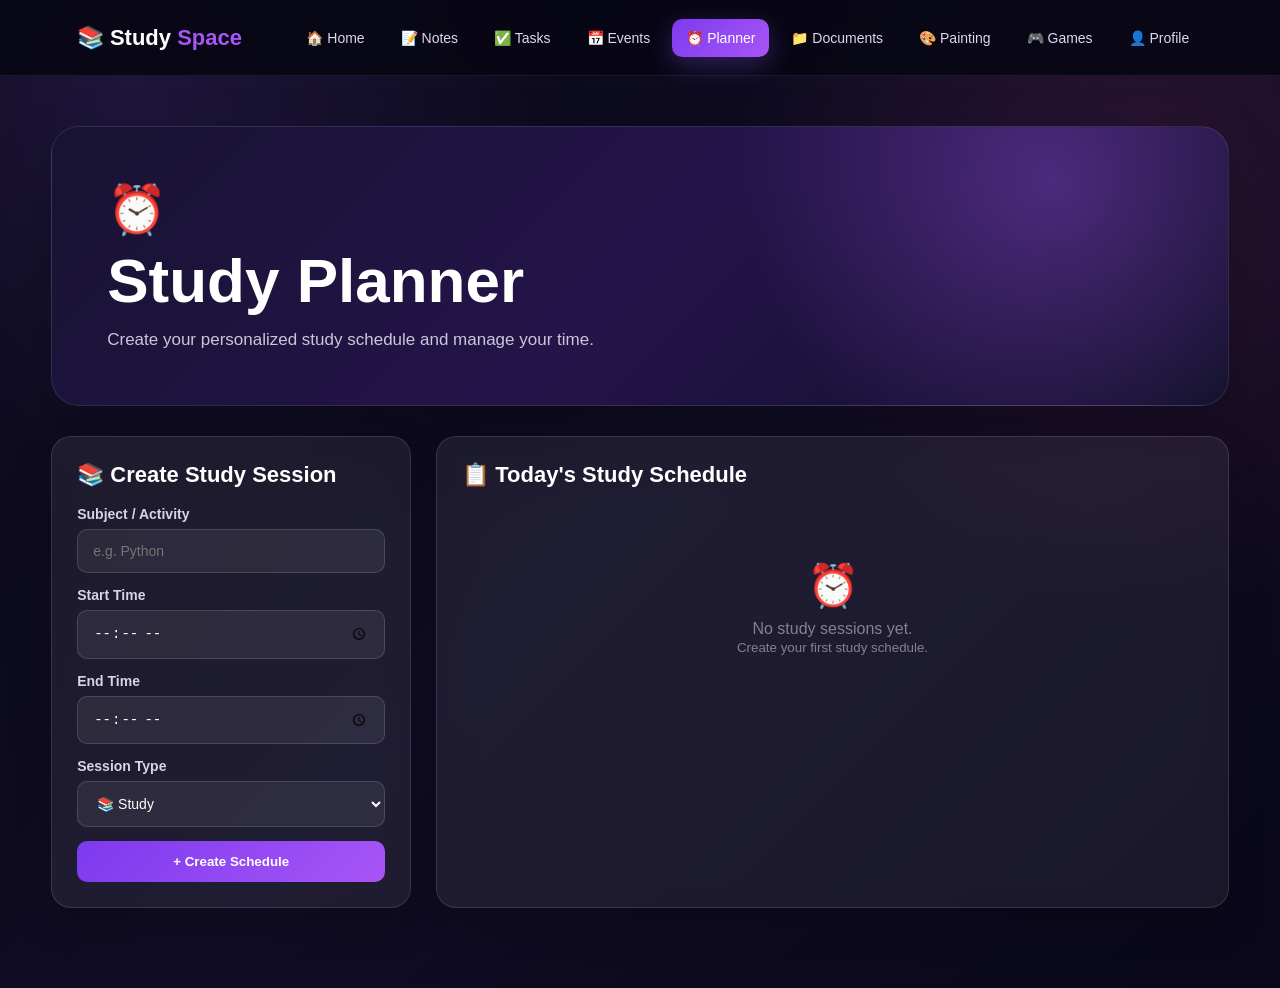
<file: pages/planner.html>
<!DOCTYPE html>
<html lang="en">

<head>

    <meta charset="UTF-8">

    <meta
        name="viewport"
        content="width=device-width, initial-scale=1.0">

    <title>Study Planner - Study Space</title>

    <link rel="stylesheet" href="../styles.css">

</head>


<body>


<nav class="navbar">

    <a href="../index.html" class="logo">
        📚 Study <span>Space</span>
    </a>

    <ul class="nav-links">

        <li><a href="../index.html">🏠 Home</a></li>

        <li><a href="notes.html">📝 Notes</a></li>

        <li><a href="tasks.html">✅ Tasks</a></li>

        <li><a href="events.html">📅 Events</a></li>

        <li><a href="planner.html" class="active">
            ⏰ Planner
        </a></li>

        <li><a href="documents.html">📁 Documents</a></li>

        <li><a href="painting.html">🎨 Painting</a></li>

        <li><a href="games.html">🎮 Games</a></li>

        <li><a href="profile.html">👤 Profile</a></li>

    </ul>

</nav>


<main class="page">


    <!-- HERO -->

    <section class="page-hero">

        <div class="hero-content">

            <div class="hero-icon">⏰</div>

            <h1>Study Planner</h1>

            <p>
                Create your personalized study schedule and manage your time.
            </p>

        </div>

    </section>


    <!-- PLANNER -->

    <section class="planner-layout">


        <!-- FORM -->

        <div class="card">

            <h2>📚 Create Study Session</h2>

            <div class="schedule-form">


                <div class="form-group">

                    <label>Subject / Activity</label>

                    <input
                        type="text"
                        id="subject"
                        placeholder="e.g. Python">

                </div>


                <div class="form-group">

                    <label>Start Time</label>

                    <input
                        type="time"
                        id="startTime">

                </div>


                <div class="form-group">

                    <label>End Time</label>

                    <input
                        type="time"
                        id="endTime">

                </div>


                <div class="form-group">

                    <label>Session Type</label>

                    <select id="studyType">

                        <option value="Study">
                            📚 Study
                        </option>

                        <option value="Revision">
                            🔄 Revision
                        </option>

                        <option value="Assignment">
                            📝 Assignment
                        </option>

                        <option value="Break">
                            ☕ Break
                        </option>

                        <option value="Project">
                            💻 Project
                        </option>

                    </select>

                </div>


                <button
                    class="btn"
                    onclick="addSchedule()">

                    + Create Schedule

                </button>

            </div>

        </div>


        <!-- SCHEDULE -->

        <div class="card">

            <h2>📋 Today's Study Schedule</h2>

            <div
                id="scheduleList"
                class="schedule-list">
            </div>

        </div>


    </section>


</main>


<script src="../script.js"></script>

</body>
</html>
</file>
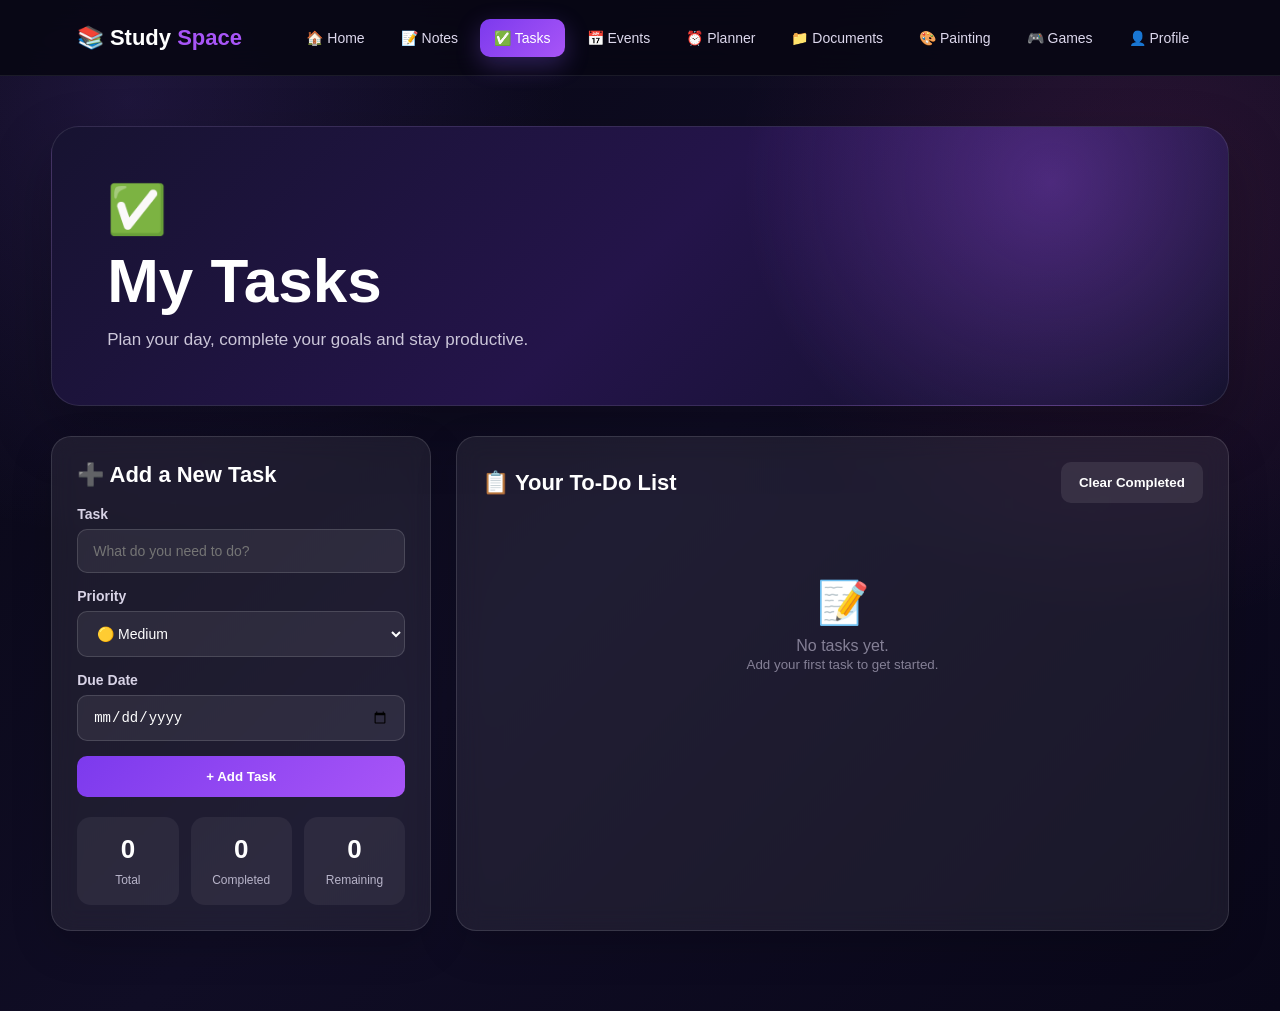
<file: pages/tasks.html>
<!DOCTYPE html>
<html lang="en">

<head>
    <meta charset="UTF-8">
    <meta name="viewport" content="width=device-width, initial-scale=1.0">

    <title>Tasks - Study Space</title>

    <link rel="stylesheet" href="../styles.css">
</head>

<body>

<!-- NAVBAR -->

<nav class="navbar">

    <a href="../index.html" class="logo">
        📚 Study <span>Space</span>
    </a>

    <ul class="nav-links">

        <li><a href="../index.html">🏠 Home</a></li>

        <li><a href="notes.html">📝 Notes</a></li>

        <li><a href="tasks.html" class="active">✅ Tasks</a></li>

        <li><a href="events.html">📅 Events</a></li>

        <li><a href="planner.html">⏰ Planner</a></li>

        <li><a href="documents.html">📁 Documents</a></li>

        <li><a href="painting.html">🎨 Painting</a></li>

        <li><a href="games.html">🎮 Games</a></li>

        <li><a href="profile.html">👤 Profile</a></li>

    </ul>

</nav>


<main class="page">

    <!-- HERO -->

    <section class="page-hero">

        <div class="hero-content">

            <div class="hero-icon">✅</div>

            <h1>My Tasks</h1>

            <p>
                Plan your day, complete your goals and stay productive.
            </p>

        </div>

    </section>


    <!-- TASK CONTENT -->

    <section class="task-layout">


        <!-- ADD TASK -->

        <div class="card">

            <h2>➕ Add a New Task</h2>

            <div class="task-form">

                <div class="form-group">

                    <label>Task</label>

                    <input
                        type="text"
                        id="taskTitle"
                        placeholder="What do you need to do?">

                </div>


                <div class="form-group">

                    <label>Priority</label>

                    <select id="taskPriority">

                        <option value="High">
                            🔴 High
                        </option>

                        <option value="Medium" selected>
                            🟡 Medium
                        </option>

                        <option value="Low">
                            🟢 Low
                        </option>

                    </select>

                </div>


                <div class="form-group">

                    <label>Due Date</label>

                    <input
                        type="date"
                        id="taskDate">

                </div>


                <button
                    class="btn"
                    onclick="addTask()">

                    + Add Task

                </button>

            </div>


            <!-- STATS -->

            <div class="stats">

                <div class="stat">

                    <strong id="totalTasks">0</strong>

                    <span>Total</span>

                </div>

                <div class="stat">

                    <strong id="completedTasks">0</strong>

                    <span>Completed</span>

                </div>

                <div class="stat">

                    <strong id="remainingTasks">0</strong>

                    <span>Remaining</span>

                </div>

            </div>

        </div>


        <!-- TASK LIST -->

        <div class="card">

            <div style="
                display:flex;
                justify-content:space-between;
                align-items:center;
                gap:15px;
                margin-bottom:20px;
            ">

                <h2 style="margin:0;">
                    📋 Your To-Do List
                </h2>

                <button
                    class="btn secondary"
                    onclick="clearCompletedTasks()">

                    Clear Completed

                </button>

            </div>


            <div
                id="taskList"
                class="task-list">
            </div>

        </div>

    </section>

</main>


<script src="../script.js"></script>

</body>
</html>
</file>
<file: styles.css>
/* =========================
   STUDY SPACE - GLOBAL CSS
========================= */

* {
    margin: 0;
    padding: 0;
    box-sizing: border-box;
}

:root {
    --bg: #090719;
    --bg-soft: #111027;
    --card: rgba(255, 255, 255, 0.08);
    --card-solid: #15132d;
    --border: rgba(255, 255, 255, 0.12);
    --text: #ffffff;
    --muted: #b9b5ca;
    --purple: #8b5cf6;
    --purple-light: #a855f7;
    --pink: #ec4899;
    --green: #22c55e;
    --blue: #3b82f6;
    --orange: #f59e0b;
    --danger: #ef4444;
}

body {
    font-family: "Segoe UI", Arial, sans-serif;
    background:
        radial-gradient(circle at 10% 10%, rgba(139, 92, 246, 0.16), transparent 30%),
        radial-gradient(circle at 90% 20%, rgba(236, 72, 153, 0.12), transparent 30%),
        linear-gradient(135deg, #080714, #100d25 50%, #090719);
    color: var(--text);
    min-height: 100vh;
}

/* =========================
   NAVBAR
========================= */

.navbar {
    width: 100%;
    height: 76px;
    padding: 0 6%;
    display: flex;
    align-items: center;
    justify-content: space-between;
    background: rgba(8, 7, 20, 0.92);
    border-bottom: 1px solid rgba(255,255,255,0.08);
    position: sticky;
    top: 0;
    z-index: 1000;
    backdrop-filter: blur(15px);
}

.logo {
    color: white;
    text-decoration: none;
    font-size: 22px;
    font-weight: 800;
    white-space: nowrap;
}

.logo span {
    color: #a855f7;
}

.nav-links {
    display: flex;
    align-items: center;
    gap: 8px;
    list-style: none;
}

.nav-links a {
    color: #ddd8ed;
    text-decoration: none;
    padding: 11px 14px;
    border-radius: 10px;
    font-size: 14px;
    transition: 0.25s ease;
}

.nav-links a:hover {
    color: white;
    background: rgba(139, 92, 246, 0.18);
}

.nav-links a.active {
    color: white;
    background: linear-gradient(135deg, #7c3aed, #a855f7);
    box-shadow: 0 8px 25px rgba(139,92,246,0.3);
}

/* =========================
   PAGE
========================= */

.page {
    width: min(1180px, 92%);
    margin: auto;
    padding: 50px 0 80px;
}

/* =========================
   PAGE HERO
========================= */

.page-hero {
    min-height: 270px;
    border-radius: 28px;
    padding: 55px;
    margin-bottom: 30px;

    background:
        radial-gradient(circle at 85% 20%, rgba(168,85,247,0.35), transparent 30%),
        linear-gradient(135deg, #171331, #24144a 50%, #101027);

    border: 1px solid rgba(255,255,255,0.1);
    box-shadow: 0 25px 60px rgba(0,0,0,0.25);

    display: flex;
    align-items: center;
}

.hero-content {
    max-width: 700px;
}

.hero-icon {
    font-size: 48px;
    margin-bottom: 12px;
}

.page-hero h1 {
    font-size: clamp(38px, 6vw, 62px);
    line-height: 1;
    margin-bottom: 18px;
    font-weight: 800;
}

.page-hero p {
    color: #cbc6d9;
    font-size: 17px;
}

/* =========================
   CARDS
========================= */

.card {
    background: rgba(255,255,255,0.065);
    border: 1px solid var(--border);
    border-radius: 20px;
    padding: 25px;
    backdrop-filter: blur(12px);
    box-shadow: 0 15px 40px rgba(0,0,0,0.18);
}

.card h2 {
    font-size: 22px;
    margin-bottom: 18px;
}

/* =========================
   TASK PAGE
========================= */

.task-layout {
    display: grid;
    grid-template-columns: 380px 1fr;
    gap: 25px;
}

.task-form {
    display: flex;
    flex-direction: column;
    gap: 15px;
}

.form-group {
    display: flex;
    flex-direction: column;
    gap: 7px;
}

.form-group label {
    font-size: 14px;
    color: #d8d3e6;
    font-weight: 600;
}

input,
textarea,
select {
    width: 100%;
    padding: 13px 15px;
    border-radius: 10px;
    border: 1px solid rgba(255,255,255,0.14);
    background: rgba(255,255,255,0.07);
    color: white;
    outline: none;
    font-size: 14px;
}

select option {
    background: #16132d;
    color: white;
}

textarea {
    min-height: 120px;
    resize: vertical;
}

input:focus,
textarea:focus,
select:focus {
    border-color: var(--purple);
    box-shadow: 0 0 0 3px rgba(139,92,246,0.12);
}

.btn {
    border: none;
    border-radius: 10px;
    padding: 13px 18px;
    color: white;
    background: linear-gradient(135deg, #7c3aed, #a855f7);
    font-weight: 700;
    cursor: pointer;
    transition: 0.25s;
}

.btn:hover {
    transform: translateY(-2px);
    box-shadow: 0 10px 25px rgba(139,92,246,0.3);
}

.btn.secondary {
    background: rgba(255,255,255,0.09);
}

.btn.danger {
    background: rgba(239,68,68,0.15);
    color: #ff8d8d;
}

.stats {
    display: grid;
    grid-template-columns: repeat(3, 1fr);
    gap: 12px;
    margin-top: 20px;
}

.stat {
    text-align: center;
    padding: 17px;
    border-radius: 14px;
    background: rgba(255,255,255,0.06);
}

.stat strong {
    display: block;
    font-size: 26px;
    margin-bottom: 5px;
}

.stat span {
    color: var(--muted);
    font-size: 12px;
}

.task-list {
    display: flex;
    flex-direction: column;
    gap: 12px;
}

.task-item {
    display: flex;
    align-items: center;
    gap: 14px;
    padding: 16px;
    border-radius: 14px;
    background: rgba(255,255,255,0.055);
    border: 1px solid rgba(255,255,255,0.07);
}

.task-check {
    width: 21px;
    height: 21px;
    accent-color: #8b5cf6;
    flex-shrink: 0;
}

.task-info {
    flex: 1;
}

.task-title {
    font-weight: 700;
    margin-bottom: 5px;
}

.task-title.completed {
    text-decoration: line-through;
    opacity: 0.5;
}

.task-meta {
    color: var(--muted);
    font-size: 12px;
}

.priority {
    padding: 5px 9px;
    border-radius: 20px;
    font-size: 11px;
    font-weight: 700;
}

.priority.high {
    background: rgba(239,68,68,0.15);
    color: #ff7777;
}

.priority.medium {
    background: rgba(245,158,11,0.15);
    color: #ffc55c;
}

.priority.low {
    background: rgba(34,197,94,0.15);
    color: #69e89a;
}

.delete-task {
    border: none;
    background: transparent;
    color: #aaa;
    cursor: pointer;
    font-size: 18px;
}

.delete-task:hover {
    color: #ff6464;
}

/* =========================
   EVENTS
========================= */

.events-layout {
    display: grid;
    grid-template-columns: 1fr 360px;
    gap: 25px;
}

.calendar-header {
    display: flex;
    justify-content: space-between;
    align-items: center;
    margin-bottom: 20px;
}

.calendar-header h2 {
    margin: 0;
}

.calendar-buttons {
    display: flex;
    gap: 8px;
}

.small-btn {
    width: 38px;
    height: 38px;
    border-radius: 9px;
    border: 1px solid rgba(255,255,255,0.1);
    background: rgba(255,255,255,0.07);
    color: white;
    cursor: pointer;
}

.weekdays,
.calendar-grid {
    display: grid;
    grid-template-columns: repeat(7, 1fr);
    gap: 7px;
}

.weekday {
    text-align: center;
    padding: 10px;
    color: #aaa5bb;
    font-size: 12px;
    font-weight: 700;
}

.day {
    min-height: 75px;
    border-radius: 10px;
    padding: 9px;
    background: rgba(255,255,255,0.045);
    border: 1px solid rgba(255,255,255,0.05);
    cursor: pointer;
    transition: 0.2s;
}

.day:hover {
    background: rgba(139,92,246,0.16);
}

.day.today {
    border-color: #a855f7;
    box-shadow: inset 0 0 0 1px rgba(168,85,247,0.3);
}

.day-number {
    font-weight: 700;
}

.day.muted {
    opacity: 0.3;
}

.event-dot {
    margin-top: 8px;
    font-size: 10px;
    color: #d8a4ff;
    white-space: nowrap;
    overflow: hidden;
    text-overflow: ellipsis;
}

.event-list {
    display: flex;
    flex-direction: column;
    gap: 10px;
}

.event-item {
    padding: 14px;
    border-radius: 12px;
    background: rgba(139,92,246,0.1);
    border-left: 3px solid #a855f7;
}

.event-item strong {
    display: block;
    margin-bottom: 5px;
}

.event-item small {
    color: var(--muted);
}

.delete-event {
    float: right;
    border: none;
    background: transparent;
    color: #999;
    cursor: pointer;
}

/* =========================
   PLANNER
========================= */

.planner-layout {
    display: grid;
    grid-template-columns: 360px 1fr;
    gap: 25px;
}

.schedule-form {
    display: flex;
    flex-direction: column;
    gap: 14px;
}

.schedule-list {
    display: flex;
    flex-direction: column;
    gap: 12px;
}

.schedule-item {
    display: grid;
    grid-template-columns: 110px 1fr auto;
    align-items: center;
    gap: 15px;
    padding: 18px;
    border-radius: 15px;
    background: rgba(255,255,255,0.055);
    border: 1px solid rgba(255,255,255,0.07);
}

.schedule-time {
    color: #b77aff;
    font-weight: 800;
}

.schedule-subject {
    font-weight: 700;
}

.schedule-type {
    color: var(--muted);
    font-size: 12px;
    margin-top: 4px;
}

.delete-schedule {
    border: none;
    background: rgba(239,68,68,0.1);
    color: #ff7a7a;
    padding: 8px 10px;
    border-radius: 8px;
    cursor: pointer;
}

/* =========================
   EMPTY STATE
========================= */

.empty {
    text-align: center;
    padding: 55px 20px;
    color: #858096;
}

.empty-icon {
    font-size: 42px;
    margin-bottom: 10px;
}

/* =========================
   MOBILE
========================= */

@media (max-width: 900px) {

    .navbar {
        height: auto;
        min-height: 70px;
        padding: 15px 4%;
        flex-direction: column;
        gap: 12px;
    }

    .nav-links {
        flex-wrap: wrap;
        justify-content: center;
    }

    .nav-links a {
        padding: 8px 10px;
        font-size: 12px;
    }

    .page {
        width: 94%;
        padding-top: 25px;
    }

    .page-hero {
        padding: 35px 25px;
        min-height: 220px;
    }

    .task-layout,
    .events-layout,
    .planner-layout {
        grid-template-columns: 1fr;
    }
}

@media (max-width: 600px) {

    .stats {
        grid-template-columns: 1fr;
    }

    .task-item {
        align-items: flex-start;
    }

    .schedule-item {
        grid-template-columns: 1fr;
    }

    .weekdays,
    .calendar-grid {
        gap: 3px;
    }

    .day {
        min-height: 55px;
        padding: 5px;
        font-size: 11px;
    }

    .page-hero h1 {
        font-size: 38px;
    }
}
</file>
